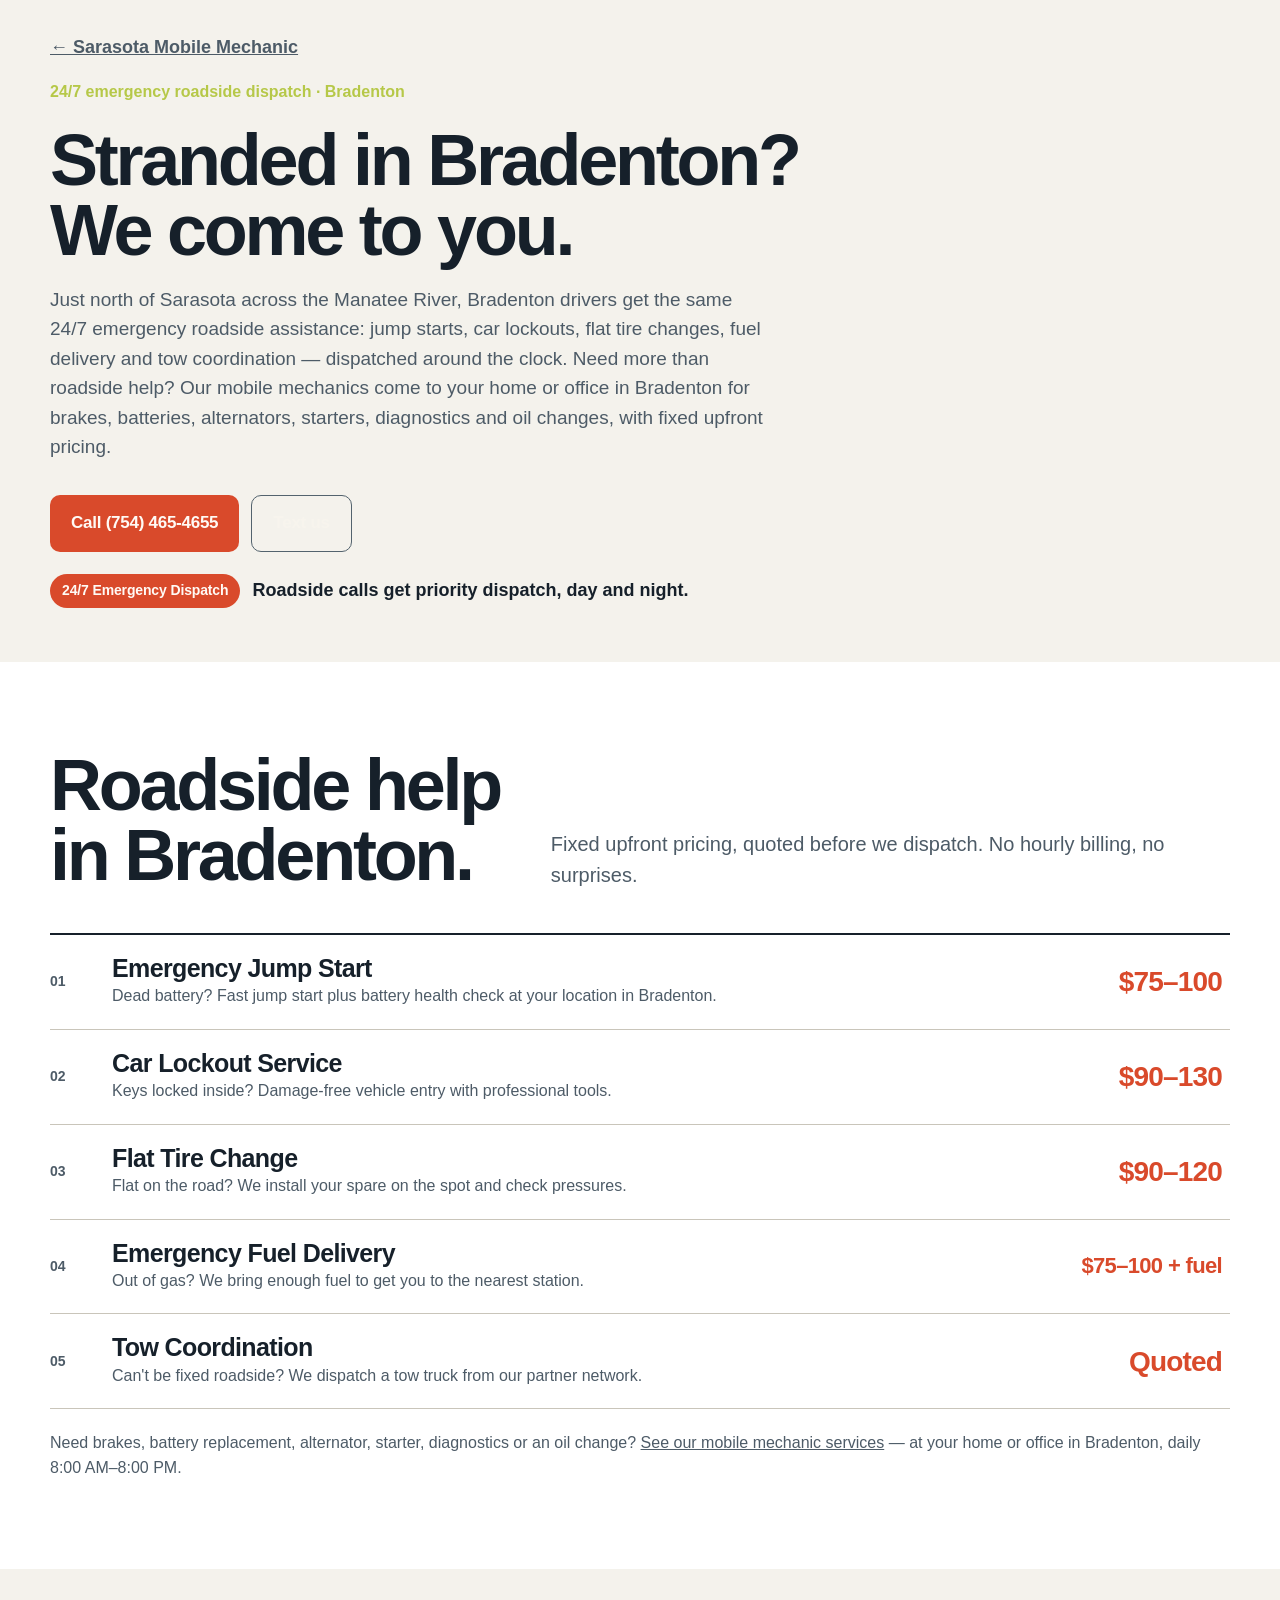
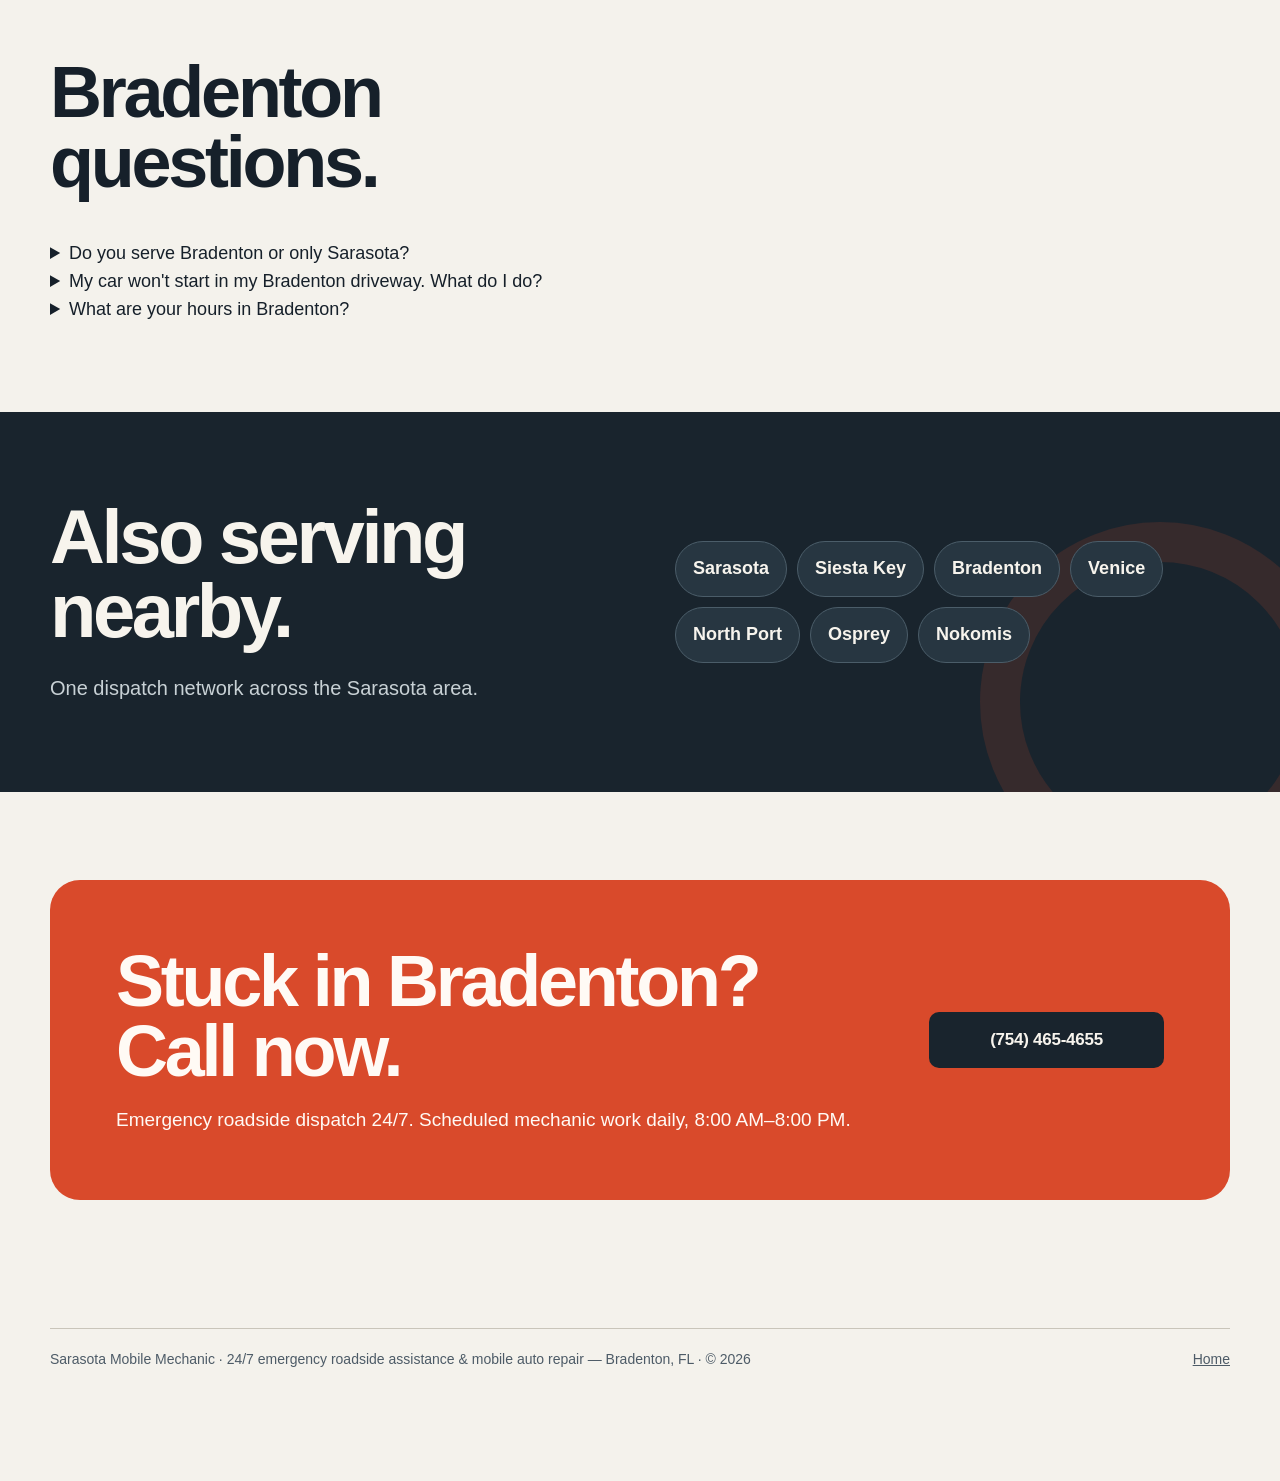
<file: bradenton.html>
<!doctype html>
<html lang="en">
<head>
  <meta charset="utf-8" />
  <meta name="viewport" content="width=device-width, initial-scale=1, viewport-fit=cover" />
  <meta name="description" content="Stranded in Bradenton, FL? 24/7 emergency roadside assistance: jump starts, car lockouts, flat tire changes, fuel delivery. Mobile mechanic repairs at your location. Call (754) 465-4655." />
  <link rel="canonical" href="https://sarasotamobilemechanic.net/bradenton.html" />
  <meta property="og:type" content="website" />
  <meta property="og:title" content="24/7 Emergency Roadside Assistance & Mobile Mechanic in Bradenton, FL" />
  <meta property="og:description" content="Jump starts, lockouts, flat tires, fuel delivery — dispatched 24/7 in Bradenton, FL. Call (754) 465-4655." />
  <title>24/7 Emergency Roadside Assistance & Mobile Mechanic in Bradenton, FL | Sarasota Mobile Mechanic</title>
  <link rel="stylesheet" href="style.css" />
  <script type="application/ld+json">
{
  "@context": "https://schema.org",
  "@type": "AutoRepair",
  "name": "Sarasota Mobile Mechanic",
  "description": "24/7 emergency roadside assistance and mobile auto repair serving Bradenton, FL.",
  "telephone": "+1-754-465-4655",
  "url": "https://sarasotamobilemechanic.net/bradenton.html",
  "priceRange": "$$",
  "address": {
    "@type": "PostalAddress",
    "addressLocality": "Sarasota",
    "addressRegion": "FL",
    "addressCountry": "US"
  },
  "areaServed": {
    "@type": "City",
    "name": "Bradenton"
  },
  "openingHoursSpecification": {
    "@type": "OpeningHoursSpecification",
    "dayOfWeek": [
      "Monday",
      "Tuesday",
      "Wednesday",
      "Thursday",
      "Friday",
      "Saturday",
      "Sunday"
    ],
    "opens": "08:00",
    "closes": "20:00"
  },
  "hasOfferCatalog": [
    {
      "@type": "OfferCatalog",
      "name": "Emergency Roadside Assistance",
      "itemListElement": [
        {
          "@type": "Offer",
          "itemOffered": {
            "@type": "Service",
            "name": "Emergency Jump Start"
          },
          "priceSpecification": {
            "@type": "PriceSpecification",
            "priceCurrency": "USD",
            "minPrice": 75,
            "maxPrice": 100
          }
        },
        {
          "@type": "Offer",
          "itemOffered": {
            "@type": "Service",
            "name": "Car Lockout Service"
          },
          "priceSpecification": {
            "@type": "PriceSpecification",
            "priceCurrency": "USD",
            "minPrice": 90,
            "maxPrice": 130
          }
        },
        {
          "@type": "Offer",
          "itemOffered": {
            "@type": "Service",
            "name": "Flat Tire Change"
          },
          "priceSpecification": {
            "@type": "PriceSpecification",
            "priceCurrency": "USD",
            "minPrice": 90,
            "maxPrice": 120
          }
        },
        {
          "@type": "Offer",
          "itemOffered": {
            "@type": "Service",
            "name": "Emergency Fuel Delivery",
            "description": "Service charge for fuel delivery; the cost of the fuel itself is additional."
          },
          "priceSpecification": {
            "@type": "PriceSpecification",
            "priceCurrency": "USD",
            "minPrice": 75,
            "maxPrice": 100
          }
        },
        {
          "@type": "Offer",
          "itemOffered": {
            "@type": "Service",
            "name": "Tow Coordination",
            "description": "Quoted on the spot before dispatch."
          }
        }
      ]
    },
    {
      "@type": "OfferCatalog",
      "name": "Mobile Mechanic Repairs",
      "itemListElement": [
        {
          "@type": "Offer",
          "itemOffered": {
            "@type": "Service",
            "name": "Battery Replacement"
          },
          "priceSpecification": {
            "@type": "PriceSpecification",
            "priceCurrency": "USD",
            "minPrice": 220,
            "maxPrice": 300
          }
        },
        {
          "@type": "Offer",
          "itemOffered": {
            "@type": "Service",
            "name": "Brake Pad Replacement"
          },
          "priceSpecification": {
            "@type": "PriceSpecification",
            "priceCurrency": "USD",
            "minPrice": 300,
            "maxPrice": 420
          }
        },
        {
          "@type": "Offer",
          "itemOffered": {
            "@type": "Service",
            "name": "Brake Pads & Rotors"
          },
          "priceSpecification": {
            "@type": "PriceSpecification",
            "priceCurrency": "USD",
            "minPrice": 480,
            "maxPrice": 700
          }
        },
        {
          "@type": "Offer",
          "itemOffered": {
            "@type": "Service",
            "name": "Alternator Replacement"
          },
          "priceSpecification": {
            "@type": "PriceSpecification",
            "priceCurrency": "USD",
            "minPrice": 480,
            "maxPrice": 750
          }
        },
        {
          "@type": "Offer",
          "itemOffered": {
            "@type": "Service",
            "name": "Starter Replacement"
          },
          "priceSpecification": {
            "@type": "PriceSpecification",
            "priceCurrency": "USD",
            "minPrice": 400,
            "maxPrice": 650
          }
        },
        {
          "@type": "Offer",
          "itemOffered": {
            "@type": "Service",
            "name": "Check Engine Diagnostics"
          },
          "priceSpecification": {
            "@type": "PriceSpecification",
            "priceCurrency": "USD",
            "minPrice": 90,
            "maxPrice": 130
          }
        },
        {
          "@type": "Offer",
          "itemOffered": {
            "@type": "Service",
            "name": "Mobile Oil Change"
          },
          "priceSpecification": {
            "@type": "PriceSpecification",
            "priceCurrency": "USD",
            "minPrice": 95,
            "maxPrice": 140
          }
        },
        {
          "@type": "Offer",
          "itemOffered": {
            "@type": "Service",
            "name": "Serpentine Belt Replacement"
          },
          "priceSpecification": {
            "@type": "PriceSpecification",
            "priceCurrency": "USD",
            "minPrice": 200,
            "maxPrice": 300
          }
        },
        {
          "@type": "Offer",
          "itemOffered": {
            "@type": "Service",
            "name": "Pre-Purchase Inspection"
          },
          "priceSpecification": {
            "@type": "PriceSpecification",
            "priceCurrency": "USD",
            "minPrice": 130,
            "maxPrice": 180
          }
        }
      ]
    }
  ]
}
  </script>
  <script type="application/ld+json">
  {
  "@context": "https://schema.org",
  "@type": "FAQPage",
  "mainEntity": [
    {
      "@type": "Question",
      "name": "Do you serve Bradenton or only Sarasota?",
      "acceptedAnswer": {
        "@type": "Answer",
        "text": "We fully serve Bradenton \u2014 emergency roadside 24/7 and scheduled mobile mechanic work daily 8:00 AM\u20138:00 PM."
      }
    },
    {
      "@type": "Question",
      "name": "My car won't start in my Bradenton driveway. What do I do?",
      "acceptedAnswer": {
        "@type": "Answer",
        "text": "Call or text us. We'll triage by phone, quote a fixed price, and dispatch a mechanic or roadside tech to you."
      }
    },
    {
      "@type": "Question",
      "name": "What are your hours in Bradenton?",
      "acceptedAnswer": {
        "@type": "Answer",
        "text": "Scheduled mobile mechanic repairs run daily 8:00 AM\u20138:00 PM in Bradenton. Emergency roadside assistance \u2014 jump starts, car lockouts, flat tire changes and fuel delivery \u2014 is dispatched 24/7. Call (754) 465-4655."
      }
    }
  ]
}
  </script>
</head>
<body>
  <main>
    <section class="page-hero" aria-labelledby="city-title">
      <div class="wrap">
        <a class="back" href="index.html">&larr; Sarasota Mobile Mechanic</a>
        <p class="eyebrow">24/7 emergency roadside dispatch · Bradenton</p>
        <h1 id="city-title">Stranded in Bradenton?<br>We come to you.</h1>
        <div class="city-body"><p>Just north of Sarasota across the Manatee River, Bradenton drivers get the same 24/7 emergency roadside assistance: jump starts, car lockouts, flat tire changes, fuel delivery and tow coordination — dispatched around the clock. Need more than roadside help? Our mobile mechanics come to your home or office in Bradenton for brakes, batteries, alternators, starters, diagnostics and oil changes, with fixed upfront pricing.</p></div>
        <div class="hero-actions">
          <a class="btn btn-primary" href="tel:+17544654655">Call (754) 465-4655</a>
          <a class="btn btn-secondary" href="sms:+17544654655">Text us</a>
        </div>
        <p class="priority-note"><span class="dispatch-badge">24/7 Emergency Dispatch</span>
        <span class="priority-note-text">Roadside calls get priority dispatch, day and night.</span></p>
      </div>
    </section>
    <section class="services" aria-labelledby="rs-title">
      <div class="wrap">
        <div class="section-head"><h2 id="rs-title">Roadside help<br>in Bradenton.</h2>
        <p class="section-intro">Fixed upfront pricing, quoted before we dispatch. No hourly billing, no surprises.</p></div>
        <div class="service-list">
          <div class="service-row"><span class="service-index">01</span><div><h3 class="service-name">Emergency Jump Start</h3><p class="service-description">Dead battery? Fast jump start plus battery health check at your location in Bradenton.</p></div><span class="service-price">$75–100</span></div>
          <div class="service-row"><span class="service-index">02</span><div><h3 class="service-name">Car Lockout Service</h3><p class="service-description">Keys locked inside? Damage-free vehicle entry with professional tools.</p></div><span class="service-price">$90–130</span></div>
          <div class="service-row"><span class="service-index">03</span><div><h3 class="service-name">Flat Tire Change</h3><p class="service-description">Flat on the road? We install your spare on the spot and check pressures.</p></div><span class="service-price">$90–120</span></div>
          <div class="service-row"><span class="service-index">04</span><div><h3 class="service-name">Emergency Fuel Delivery</h3><p class="service-description">Out of gas? We bring enough fuel to get you to the nearest station.</p></div><span class="service-price long">$75–100 + fuel</span></div>
          <div class="service-row"><span class="service-index">05</span><div><h3 class="service-name">Tow Coordination</h3><p class="service-description">Can't be fixed roadside? We dispatch a tow truck from our partner network.</p></div><span class="service-price">Quoted</span></div>
        </div>
        <p class="quote-note">Need brakes, battery replacement, alternator, starter, diagnostics or an oil change? <a href="index.html">See our mobile mechanic services</a> — at your home or office in Bradenton, daily 8:00 AM–8:00 PM.</p>
      </div>
    </section>
    <section aria-labelledby="faq-title">
      <div class="wrap">
        <div class="section-head"><h2 id="faq-title">Bradenton<br>questions.</h2></div>
        <div class="faq-list">
        <details class="faq-item"><summary>Do you serve Bradenton or only Sarasota?</summary><p>We fully serve Bradenton — emergency roadside 24/7 and scheduled mobile mechanic work daily 8:00 AM–8:00 PM.</p></details>
        <details class="faq-item"><summary>My car won't start in my Bradenton driveway. What do I do?</summary><p>Call or text us. We'll triage by phone, quote a fixed price, and dispatch a mechanic or roadside tech to you.</p></details>
        <details class="faq-item"><summary>What are your hours in Bradenton?</summary><p>Scheduled mobile mechanic repairs run daily 8:00 AM–8:00 PM in Bradenton. Emergency roadside assistance — jump starts, car lockouts, flat tire changes and fuel delivery — is dispatched 24/7. Call (754) 465-4655.</p></details>
        </div>
      </div>
    </section>
    <section class="coverage" aria-labelledby="cov-title">
      <div class="wrap coverage-grid">
        <div><h2 id="cov-title">Also serving<br>nearby.</h2><p>One dispatch network across the Sarasota area.</p></div>
        <div class="area-list"><a class="area" href="index.html">Sarasota</a> <a class="area" href="siesta-key.html">Siesta Key</a> <span class="area">Bradenton</span> <a class="area" href="venice.html">Venice</a> <a class="area" href="north-port.html">North Port</a> <a class="area" href="osprey.html">Osprey</a> <a class="area" href="nokomis.html">Nokomis</a></div>
      </div>
    </section>
    <section class="contact" aria-labelledby="ct-title">
      <div class="wrap"><div class="contact-card">
        <div><h2 id="ct-title">Stuck in Bradenton? Call now.</h2><p>Emergency roadside dispatch 24/7. Scheduled mechanic work daily, 8:00 AM–8:00 PM.</p></div>
        <a class="btn" href="tel:+17544654655">(754) 465-4655</a>
      </div></div>
    </section>
  </main>
  <footer><div class="wrap footer-row"><span>Sarasota Mobile Mechanic · 24/7 emergency roadside assistance &amp; mobile auto repair — Bradenton, FL · © 2026</span><a href="index.html">Home</a></div></footer>
  <div class="mobile-bar"><a class="btn btn-primary" href="tel:+17544654655">Call now</a><a class="btn text-btn" href="sms:+17544654655">Text us</a></div>
</body>
</html>
</file>
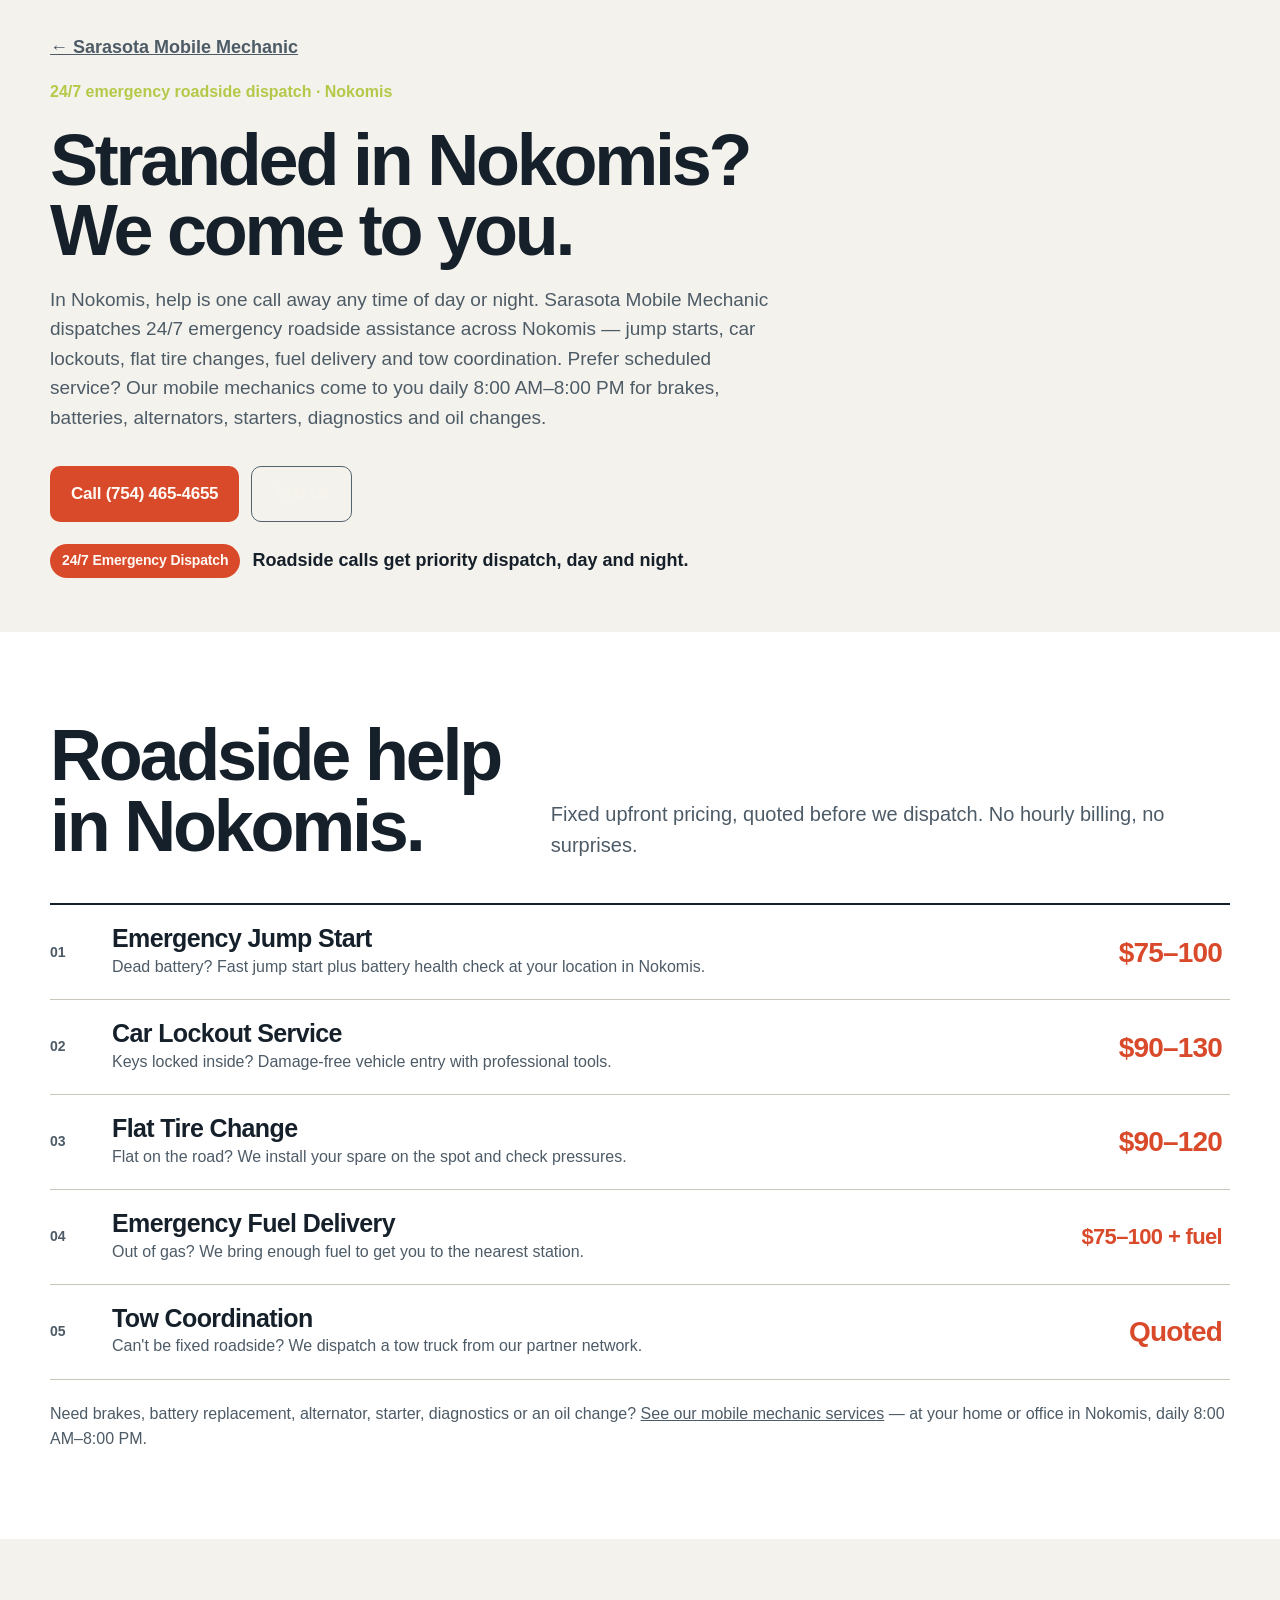
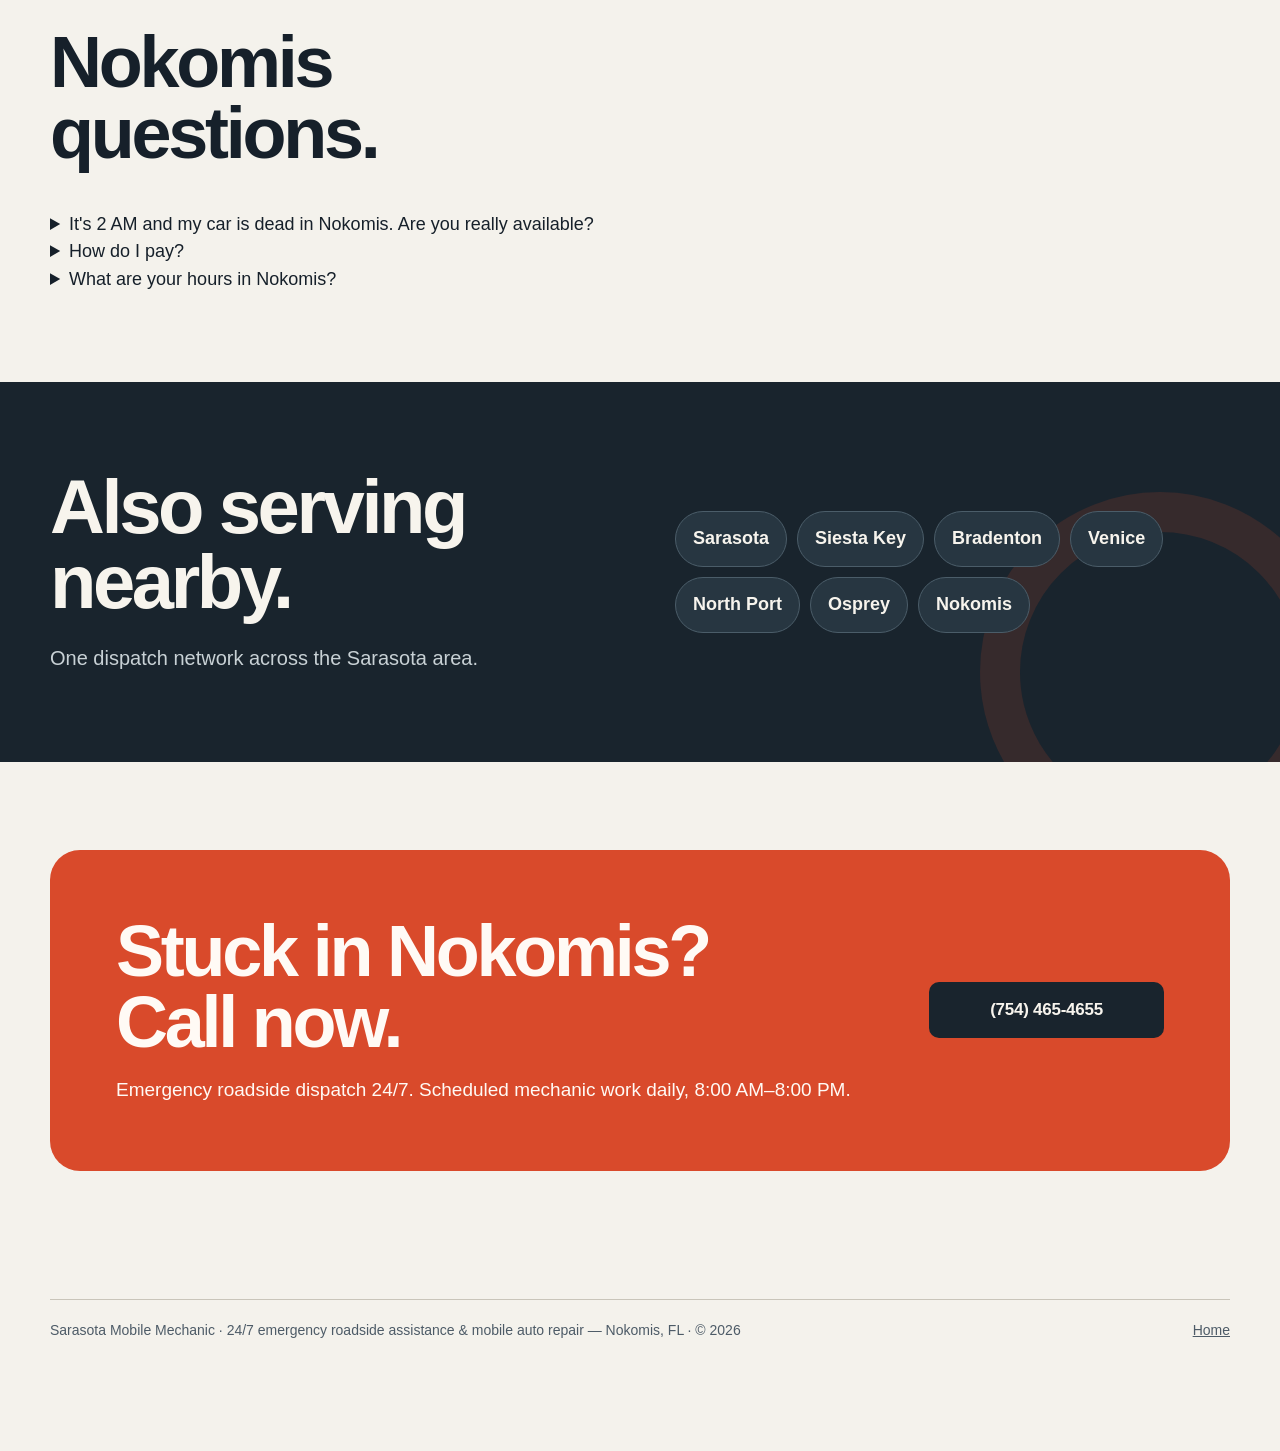
<file: nokomis.html>
<!doctype html>
<html lang="en">
<head>
  <meta charset="utf-8" />
  <meta name="viewport" content="width=device-width, initial-scale=1, viewport-fit=cover" />
  <meta name="description" content="Stranded in Nokomis, FL? 24/7 emergency roadside assistance: jump starts, car lockouts, flat tire changes, fuel delivery. Mobile mechanic repairs at your location. Call (754) 465-4655." />
  <link rel="canonical" href="https://sarasotamobilemechanic.net/nokomis.html" />
  <meta property="og:type" content="website" />
  <meta property="og:title" content="24/7 Emergency Roadside Assistance & Mobile Mechanic in Nokomis, FL" />
  <meta property="og:description" content="Jump starts, lockouts, flat tires, fuel delivery — dispatched 24/7 in Nokomis, FL. Call (754) 465-4655." />
  <title>24/7 Emergency Roadside Assistance & Mobile Mechanic in Nokomis, FL | Sarasota Mobile Mechanic</title>
  <link rel="stylesheet" href="style.css" />
  <script type="application/ld+json">
{
  "@context": "https://schema.org",
  "@type": "AutoRepair",
  "name": "Sarasota Mobile Mechanic",
  "description": "24/7 emergency roadside assistance and mobile auto repair serving Nokomis, FL.",
  "telephone": "+1-754-465-4655",
  "url": "https://sarasotamobilemechanic.net/nokomis.html",
  "priceRange": "$$",
  "address": {
    "@type": "PostalAddress",
    "addressLocality": "Sarasota",
    "addressRegion": "FL",
    "addressCountry": "US"
  },
  "areaServed": {
    "@type": "City",
    "name": "Nokomis"
  },
  "openingHoursSpecification": {
    "@type": "OpeningHoursSpecification",
    "dayOfWeek": [
      "Monday",
      "Tuesday",
      "Wednesday",
      "Thursday",
      "Friday",
      "Saturday",
      "Sunday"
    ],
    "opens": "08:00",
    "closes": "20:00"
  },
  "hasOfferCatalog": [
    {
      "@type": "OfferCatalog",
      "name": "Emergency Roadside Assistance",
      "itemListElement": [
        {
          "@type": "Offer",
          "itemOffered": {
            "@type": "Service",
            "name": "Emergency Jump Start"
          },
          "priceSpecification": {
            "@type": "PriceSpecification",
            "priceCurrency": "USD",
            "minPrice": 75,
            "maxPrice": 100
          }
        },
        {
          "@type": "Offer",
          "itemOffered": {
            "@type": "Service",
            "name": "Car Lockout Service"
          },
          "priceSpecification": {
            "@type": "PriceSpecification",
            "priceCurrency": "USD",
            "minPrice": 90,
            "maxPrice": 130
          }
        },
        {
          "@type": "Offer",
          "itemOffered": {
            "@type": "Service",
            "name": "Flat Tire Change"
          },
          "priceSpecification": {
            "@type": "PriceSpecification",
            "priceCurrency": "USD",
            "minPrice": 90,
            "maxPrice": 120
          }
        },
        {
          "@type": "Offer",
          "itemOffered": {
            "@type": "Service",
            "name": "Emergency Fuel Delivery",
            "description": "Service charge for fuel delivery; the cost of the fuel itself is additional."
          },
          "priceSpecification": {
            "@type": "PriceSpecification",
            "priceCurrency": "USD",
            "minPrice": 75,
            "maxPrice": 100
          }
        },
        {
          "@type": "Offer",
          "itemOffered": {
            "@type": "Service",
            "name": "Tow Coordination",
            "description": "Quoted on the spot before dispatch."
          }
        }
      ]
    },
    {
      "@type": "OfferCatalog",
      "name": "Mobile Mechanic Repairs",
      "itemListElement": [
        {
          "@type": "Offer",
          "itemOffered": {
            "@type": "Service",
            "name": "Battery Replacement"
          },
          "priceSpecification": {
            "@type": "PriceSpecification",
            "priceCurrency": "USD",
            "minPrice": 220,
            "maxPrice": 300
          }
        },
        {
          "@type": "Offer",
          "itemOffered": {
            "@type": "Service",
            "name": "Brake Pad Replacement"
          },
          "priceSpecification": {
            "@type": "PriceSpecification",
            "priceCurrency": "USD",
            "minPrice": 300,
            "maxPrice": 420
          }
        },
        {
          "@type": "Offer",
          "itemOffered": {
            "@type": "Service",
            "name": "Brake Pads & Rotors"
          },
          "priceSpecification": {
            "@type": "PriceSpecification",
            "priceCurrency": "USD",
            "minPrice": 480,
            "maxPrice": 700
          }
        },
        {
          "@type": "Offer",
          "itemOffered": {
            "@type": "Service",
            "name": "Alternator Replacement"
          },
          "priceSpecification": {
            "@type": "PriceSpecification",
            "priceCurrency": "USD",
            "minPrice": 480,
            "maxPrice": 750
          }
        },
        {
          "@type": "Offer",
          "itemOffered": {
            "@type": "Service",
            "name": "Starter Replacement"
          },
          "priceSpecification": {
            "@type": "PriceSpecification",
            "priceCurrency": "USD",
            "minPrice": 400,
            "maxPrice": 650
          }
        },
        {
          "@type": "Offer",
          "itemOffered": {
            "@type": "Service",
            "name": "Check Engine Diagnostics"
          },
          "priceSpecification": {
            "@type": "PriceSpecification",
            "priceCurrency": "USD",
            "minPrice": 90,
            "maxPrice": 130
          }
        },
        {
          "@type": "Offer",
          "itemOffered": {
            "@type": "Service",
            "name": "Mobile Oil Change"
          },
          "priceSpecification": {
            "@type": "PriceSpecification",
            "priceCurrency": "USD",
            "minPrice": 95,
            "maxPrice": 140
          }
        },
        {
          "@type": "Offer",
          "itemOffered": {
            "@type": "Service",
            "name": "Serpentine Belt Replacement"
          },
          "priceSpecification": {
            "@type": "PriceSpecification",
            "priceCurrency": "USD",
            "minPrice": 200,
            "maxPrice": 300
          }
        },
        {
          "@type": "Offer",
          "itemOffered": {
            "@type": "Service",
            "name": "Pre-Purchase Inspection"
          },
          "priceSpecification": {
            "@type": "PriceSpecification",
            "priceCurrency": "USD",
            "minPrice": 130,
            "maxPrice": 180
          }
        }
      ]
    }
  ]
}
  </script>
  <script type="application/ld+json">
  {
  "@context": "https://schema.org",
  "@type": "FAQPage",
  "mainEntity": [
    {
      "@type": "Question",
      "name": "It's 2 AM and my car is dead in Nokomis. Are you really available?",
      "acceptedAnswer": {
        "@type": "Answer",
        "text": "Yes \u2014 emergency roadside dispatch runs 24/7. Call now and we'll roll."
      }
    },
    {
      "@type": "Question",
      "name": "How do I pay?",
      "acceptedAnswer": {
        "@type": "Answer",
        "text": "Card, tap-to-pay or payment link after the job is done. No payment until you're satisfied."
      }
    },
    {
      "@type": "Question",
      "name": "What are your hours in Nokomis?",
      "acceptedAnswer": {
        "@type": "Answer",
        "text": "Scheduled mobile mechanic repairs run daily 8:00 AM\u20138:00 PM in Nokomis. Emergency roadside assistance \u2014 jump starts, car lockouts, flat tire changes and fuel delivery \u2014 is dispatched 24/7. Call (754) 465-4655."
      }
    }
  ]
}
  </script>
</head>
<body>
  <main>
    <section class="page-hero" aria-labelledby="city-title">
      <div class="wrap">
        <a class="back" href="index.html">&larr; Sarasota Mobile Mechanic</a>
        <p class="eyebrow">24/7 emergency roadside dispatch · Nokomis</p>
        <h1 id="city-title">Stranded in Nokomis?<br>We come to you.</h1>
        <div class="city-body"><p>In Nokomis, help is one call away any time of day or night. Sarasota Mobile Mechanic dispatches 24/7 emergency roadside assistance across Nokomis — jump starts, car lockouts, flat tire changes, fuel delivery and tow coordination. Prefer scheduled service? Our mobile mechanics come to you daily 8:00 AM–8:00 PM for brakes, batteries, alternators, starters, diagnostics and oil changes.</p></div>
        <div class="hero-actions">
          <a class="btn btn-primary" href="tel:+17544654655">Call (754) 465-4655</a>
          <a class="btn btn-secondary" href="sms:+17544654655">Text us</a>
        </div>
        <p class="priority-note"><span class="dispatch-badge">24/7 Emergency Dispatch</span>
        <span class="priority-note-text">Roadside calls get priority dispatch, day and night.</span></p>
      </div>
    </section>
    <section class="services" aria-labelledby="rs-title">
      <div class="wrap">
        <div class="section-head"><h2 id="rs-title">Roadside help<br>in Nokomis.</h2>
        <p class="section-intro">Fixed upfront pricing, quoted before we dispatch. No hourly billing, no surprises.</p></div>
        <div class="service-list">
          <div class="service-row"><span class="service-index">01</span><div><h3 class="service-name">Emergency Jump Start</h3><p class="service-description">Dead battery? Fast jump start plus battery health check at your location in Nokomis.</p></div><span class="service-price">$75–100</span></div>
          <div class="service-row"><span class="service-index">02</span><div><h3 class="service-name">Car Lockout Service</h3><p class="service-description">Keys locked inside? Damage-free vehicle entry with professional tools.</p></div><span class="service-price">$90–130</span></div>
          <div class="service-row"><span class="service-index">03</span><div><h3 class="service-name">Flat Tire Change</h3><p class="service-description">Flat on the road? We install your spare on the spot and check pressures.</p></div><span class="service-price">$90–120</span></div>
          <div class="service-row"><span class="service-index">04</span><div><h3 class="service-name">Emergency Fuel Delivery</h3><p class="service-description">Out of gas? We bring enough fuel to get you to the nearest station.</p></div><span class="service-price long">$75–100 + fuel</span></div>
          <div class="service-row"><span class="service-index">05</span><div><h3 class="service-name">Tow Coordination</h3><p class="service-description">Can't be fixed roadside? We dispatch a tow truck from our partner network.</p></div><span class="service-price">Quoted</span></div>
        </div>
        <p class="quote-note">Need brakes, battery replacement, alternator, starter, diagnostics or an oil change? <a href="index.html">See our mobile mechanic services</a> — at your home or office in Nokomis, daily 8:00 AM–8:00 PM.</p>
      </div>
    </section>
    <section aria-labelledby="faq-title">
      <div class="wrap">
        <div class="section-head"><h2 id="faq-title">Nokomis<br>questions.</h2></div>
        <div class="faq-list">
        <details class="faq-item"><summary>It's 2 AM and my car is dead in Nokomis. Are you really available?</summary><p>Yes — emergency roadside dispatch runs 24/7. Call now and we'll roll.</p></details>
        <details class="faq-item"><summary>How do I pay?</summary><p>Card, tap-to-pay or payment link after the job is done. No payment until you're satisfied.</p></details>
        <details class="faq-item"><summary>What are your hours in Nokomis?</summary><p>Scheduled mobile mechanic repairs run daily 8:00 AM–8:00 PM in Nokomis. Emergency roadside assistance — jump starts, car lockouts, flat tire changes and fuel delivery — is dispatched 24/7. Call (754) 465-4655.</p></details>
        </div>
      </div>
    </section>
    <section class="coverage" aria-labelledby="cov-title">
      <div class="wrap coverage-grid">
        <div><h2 id="cov-title">Also serving<br>nearby.</h2><p>One dispatch network across the Sarasota area.</p></div>
        <div class="area-list"><a class="area" href="index.html">Sarasota</a> <a class="area" href="siesta-key.html">Siesta Key</a> <a class="area" href="bradenton.html">Bradenton</a> <a class="area" href="venice.html">Venice</a> <a class="area" href="north-port.html">North Port</a> <a class="area" href="osprey.html">Osprey</a> <span class="area">Nokomis</span></div>
      </div>
    </section>
    <section class="contact" aria-labelledby="ct-title">
      <div class="wrap"><div class="contact-card">
        <div><h2 id="ct-title">Stuck in Nokomis? Call now.</h2><p>Emergency roadside dispatch 24/7. Scheduled mechanic work daily, 8:00 AM–8:00 PM.</p></div>
        <a class="btn" href="tel:+17544654655">(754) 465-4655</a>
      </div></div>
    </section>
  </main>
  <footer><div class="wrap footer-row"><span>Sarasota Mobile Mechanic · 24/7 emergency roadside assistance &amp; mobile auto repair — Nokomis, FL · © 2026</span><a href="index.html">Home</a></div></footer>
  <div class="mobile-bar"><a class="btn btn-primary" href="tel:+17544654655">Call now</a><a class="btn text-btn" href="sms:+17544654655">Text us</a></div>
</body>
</html>
</file>
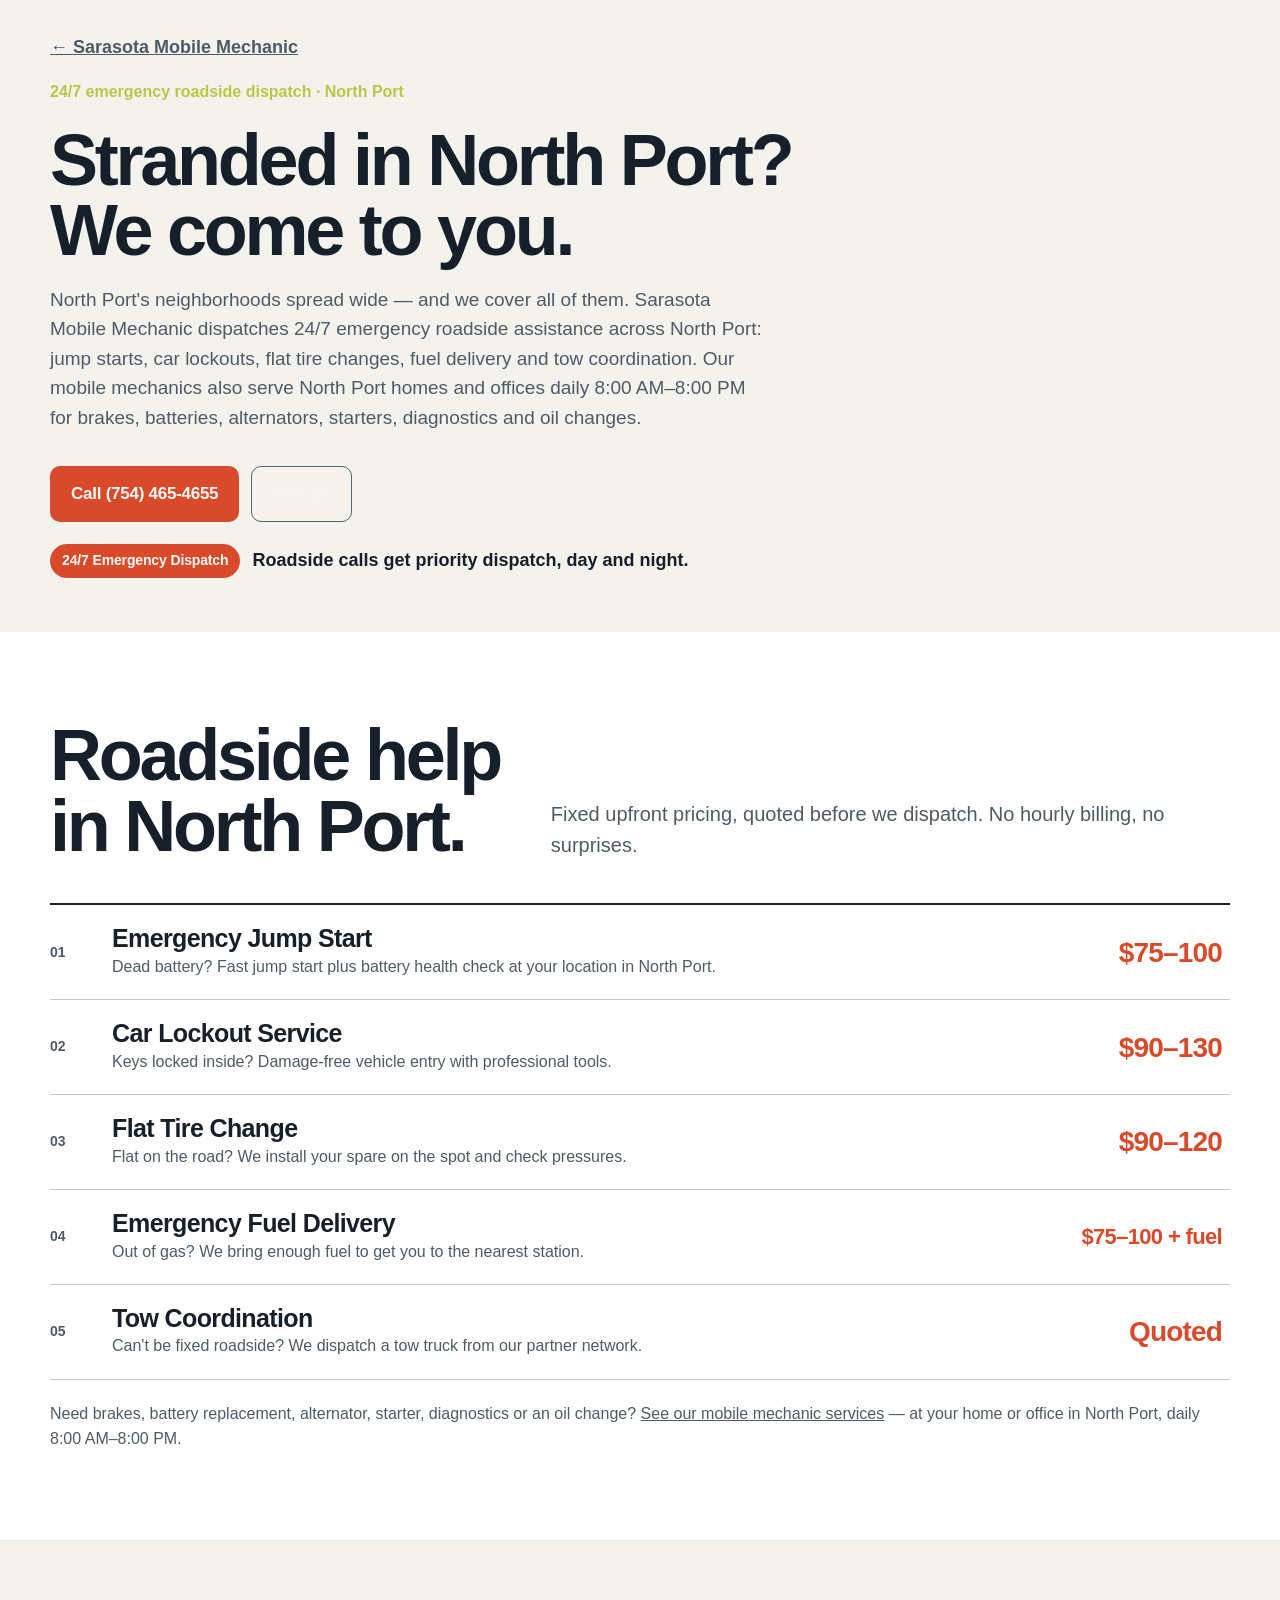
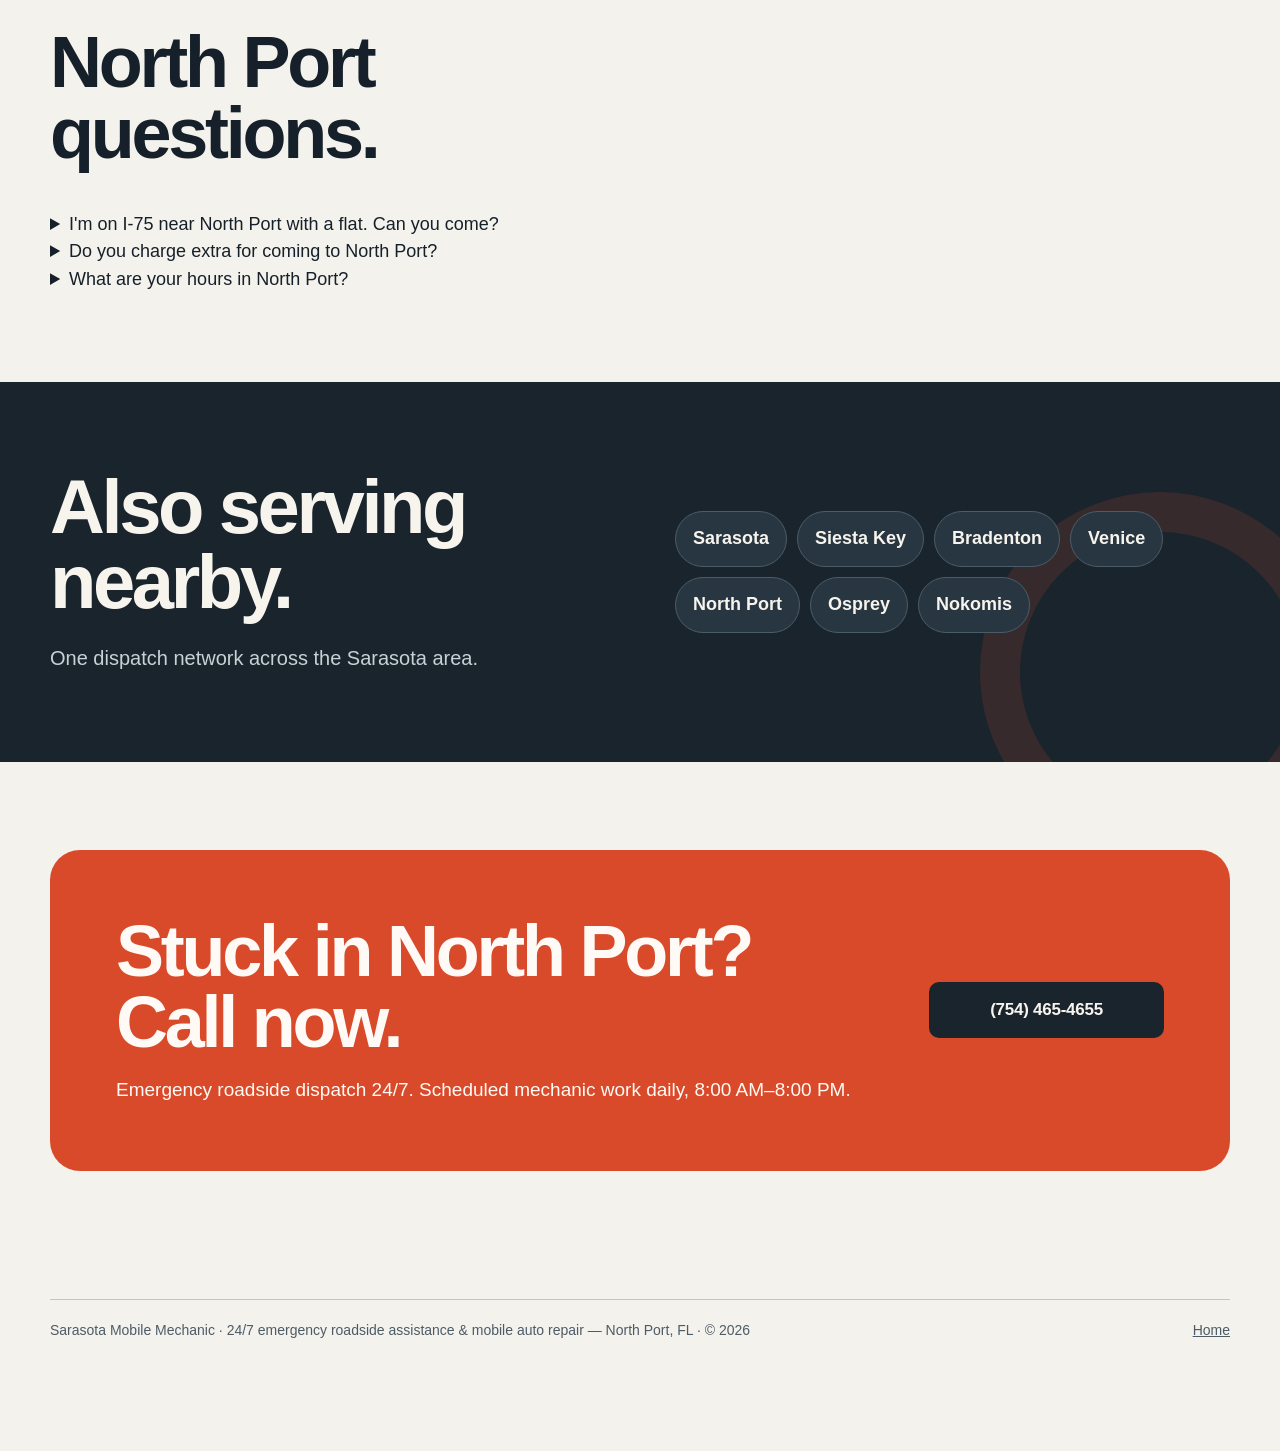
<file: north-port.html>
<!doctype html>
<html lang="en">
<head>
  <meta charset="utf-8" />
  <meta name="viewport" content="width=device-width, initial-scale=1, viewport-fit=cover" />
  <meta name="description" content="Stranded in North Port, FL? 24/7 emergency roadside assistance: jump starts, car lockouts, flat tire changes, fuel delivery. Mobile mechanic repairs at your location. Call (754) 465-4655." />
  <link rel="canonical" href="https://sarasotamobilemechanic.net/north-port.html" />
  <meta property="og:type" content="website" />
  <meta property="og:title" content="24/7 Emergency Roadside Assistance & Mobile Mechanic in North Port, FL" />
  <meta property="og:description" content="Jump starts, lockouts, flat tires, fuel delivery — dispatched 24/7 in North Port, FL. Call (754) 465-4655." />
  <title>24/7 Emergency Roadside Assistance & Mobile Mechanic in North Port, FL | Sarasota Mobile Mechanic</title>
  <link rel="stylesheet" href="style.css" />
  <script type="application/ld+json">
{
  "@context": "https://schema.org",
  "@type": "AutoRepair",
  "name": "Sarasota Mobile Mechanic",
  "description": "24/7 emergency roadside assistance and mobile auto repair serving North Port, FL.",
  "telephone": "+1-754-465-4655",
  "url": "https://sarasotamobilemechanic.net/north-port.html",
  "priceRange": "$$",
  "address": {
    "@type": "PostalAddress",
    "addressLocality": "Sarasota",
    "addressRegion": "FL",
    "addressCountry": "US"
  },
  "areaServed": {
    "@type": "City",
    "name": "North Port"
  },
  "openingHoursSpecification": {
    "@type": "OpeningHoursSpecification",
    "dayOfWeek": [
      "Monday",
      "Tuesday",
      "Wednesday",
      "Thursday",
      "Friday",
      "Saturday",
      "Sunday"
    ],
    "opens": "08:00",
    "closes": "20:00"
  },
  "hasOfferCatalog": [
    {
      "@type": "OfferCatalog",
      "name": "Emergency Roadside Assistance",
      "itemListElement": [
        {
          "@type": "Offer",
          "itemOffered": {
            "@type": "Service",
            "name": "Emergency Jump Start"
          },
          "priceSpecification": {
            "@type": "PriceSpecification",
            "priceCurrency": "USD",
            "minPrice": 75,
            "maxPrice": 100
          }
        },
        {
          "@type": "Offer",
          "itemOffered": {
            "@type": "Service",
            "name": "Car Lockout Service"
          },
          "priceSpecification": {
            "@type": "PriceSpecification",
            "priceCurrency": "USD",
            "minPrice": 90,
            "maxPrice": 130
          }
        },
        {
          "@type": "Offer",
          "itemOffered": {
            "@type": "Service",
            "name": "Flat Tire Change"
          },
          "priceSpecification": {
            "@type": "PriceSpecification",
            "priceCurrency": "USD",
            "minPrice": 90,
            "maxPrice": 120
          }
        },
        {
          "@type": "Offer",
          "itemOffered": {
            "@type": "Service",
            "name": "Emergency Fuel Delivery",
            "description": "Service charge for fuel delivery; the cost of the fuel itself is additional."
          },
          "priceSpecification": {
            "@type": "PriceSpecification",
            "priceCurrency": "USD",
            "minPrice": 75,
            "maxPrice": 100
          }
        },
        {
          "@type": "Offer",
          "itemOffered": {
            "@type": "Service",
            "name": "Tow Coordination",
            "description": "Quoted on the spot before dispatch."
          }
        }
      ]
    },
    {
      "@type": "OfferCatalog",
      "name": "Mobile Mechanic Repairs",
      "itemListElement": [
        {
          "@type": "Offer",
          "itemOffered": {
            "@type": "Service",
            "name": "Battery Replacement"
          },
          "priceSpecification": {
            "@type": "PriceSpecification",
            "priceCurrency": "USD",
            "minPrice": 220,
            "maxPrice": 300
          }
        },
        {
          "@type": "Offer",
          "itemOffered": {
            "@type": "Service",
            "name": "Brake Pad Replacement"
          },
          "priceSpecification": {
            "@type": "PriceSpecification",
            "priceCurrency": "USD",
            "minPrice": 300,
            "maxPrice": 420
          }
        },
        {
          "@type": "Offer",
          "itemOffered": {
            "@type": "Service",
            "name": "Brake Pads & Rotors"
          },
          "priceSpecification": {
            "@type": "PriceSpecification",
            "priceCurrency": "USD",
            "minPrice": 480,
            "maxPrice": 700
          }
        },
        {
          "@type": "Offer",
          "itemOffered": {
            "@type": "Service",
            "name": "Alternator Replacement"
          },
          "priceSpecification": {
            "@type": "PriceSpecification",
            "priceCurrency": "USD",
            "minPrice": 480,
            "maxPrice": 750
          }
        },
        {
          "@type": "Offer",
          "itemOffered": {
            "@type": "Service",
            "name": "Starter Replacement"
          },
          "priceSpecification": {
            "@type": "PriceSpecification",
            "priceCurrency": "USD",
            "minPrice": 400,
            "maxPrice": 650
          }
        },
        {
          "@type": "Offer",
          "itemOffered": {
            "@type": "Service",
            "name": "Check Engine Diagnostics"
          },
          "priceSpecification": {
            "@type": "PriceSpecification",
            "priceCurrency": "USD",
            "minPrice": 90,
            "maxPrice": 130
          }
        },
        {
          "@type": "Offer",
          "itemOffered": {
            "@type": "Service",
            "name": "Mobile Oil Change"
          },
          "priceSpecification": {
            "@type": "PriceSpecification",
            "priceCurrency": "USD",
            "minPrice": 95,
            "maxPrice": 140
          }
        },
        {
          "@type": "Offer",
          "itemOffered": {
            "@type": "Service",
            "name": "Serpentine Belt Replacement"
          },
          "priceSpecification": {
            "@type": "PriceSpecification",
            "priceCurrency": "USD",
            "minPrice": 200,
            "maxPrice": 300
          }
        },
        {
          "@type": "Offer",
          "itemOffered": {
            "@type": "Service",
            "name": "Pre-Purchase Inspection"
          },
          "priceSpecification": {
            "@type": "PriceSpecification",
            "priceCurrency": "USD",
            "minPrice": 130,
            "maxPrice": 180
          }
        }
      ]
    }
  ]
}
  </script>
  <script type="application/ld+json">
  {
  "@context": "https://schema.org",
  "@type": "FAQPage",
  "mainEntity": [
    {
      "@type": "Question",
      "name": "I'm on I-75 near North Port with a flat. Can you come?",
      "acceptedAnswer": {
        "@type": "Answer",
        "text": "Yes \u2014 call now. We'll dispatch roadside help to your location and install your spare on the spot."
      }
    },
    {
      "@type": "Question",
      "name": "Do you charge extra for coming to North Port?",
      "acceptedAnswer": {
        "@type": "Answer",
        "text": "No trip surcharges inside our service area. Your quote is fixed upfront."
      }
    },
    {
      "@type": "Question",
      "name": "What are your hours in North Port?",
      "acceptedAnswer": {
        "@type": "Answer",
        "text": "Scheduled mobile mechanic repairs run daily 8:00 AM\u20138:00 PM in North Port. Emergency roadside assistance \u2014 jump starts, car lockouts, flat tire changes and fuel delivery \u2014 is dispatched 24/7. Call (754) 465-4655."
      }
    }
  ]
}
  </script>
</head>
<body>
  <main>
    <section class="page-hero" aria-labelledby="city-title">
      <div class="wrap">
        <a class="back" href="index.html">&larr; Sarasota Mobile Mechanic</a>
        <p class="eyebrow">24/7 emergency roadside dispatch · North Port</p>
        <h1 id="city-title">Stranded in North Port?<br>We come to you.</h1>
        <div class="city-body"><p>North Port's neighborhoods spread wide — and we cover all of them. Sarasota Mobile Mechanic dispatches 24/7 emergency roadside assistance across North Port: jump starts, car lockouts, flat tire changes, fuel delivery and tow coordination. Our mobile mechanics also serve North Port homes and offices daily 8:00 AM–8:00 PM for brakes, batteries, alternators, starters, diagnostics and oil changes.</p></div>
        <div class="hero-actions">
          <a class="btn btn-primary" href="tel:+17544654655">Call (754) 465-4655</a>
          <a class="btn btn-secondary" href="sms:+17544654655">Text us</a>
        </div>
        <p class="priority-note"><span class="dispatch-badge">24/7 Emergency Dispatch</span>
        <span class="priority-note-text">Roadside calls get priority dispatch, day and night.</span></p>
      </div>
    </section>
    <section class="services" aria-labelledby="rs-title">
      <div class="wrap">
        <div class="section-head"><h2 id="rs-title">Roadside help<br>in North Port.</h2>
        <p class="section-intro">Fixed upfront pricing, quoted before we dispatch. No hourly billing, no surprises.</p></div>
        <div class="service-list">
          <div class="service-row"><span class="service-index">01</span><div><h3 class="service-name">Emergency Jump Start</h3><p class="service-description">Dead battery? Fast jump start plus battery health check at your location in North Port.</p></div><span class="service-price">$75–100</span></div>
          <div class="service-row"><span class="service-index">02</span><div><h3 class="service-name">Car Lockout Service</h3><p class="service-description">Keys locked inside? Damage-free vehicle entry with professional tools.</p></div><span class="service-price">$90–130</span></div>
          <div class="service-row"><span class="service-index">03</span><div><h3 class="service-name">Flat Tire Change</h3><p class="service-description">Flat on the road? We install your spare on the spot and check pressures.</p></div><span class="service-price">$90–120</span></div>
          <div class="service-row"><span class="service-index">04</span><div><h3 class="service-name">Emergency Fuel Delivery</h3><p class="service-description">Out of gas? We bring enough fuel to get you to the nearest station.</p></div><span class="service-price long">$75–100 + fuel</span></div>
          <div class="service-row"><span class="service-index">05</span><div><h3 class="service-name">Tow Coordination</h3><p class="service-description">Can't be fixed roadside? We dispatch a tow truck from our partner network.</p></div><span class="service-price">Quoted</span></div>
        </div>
        <p class="quote-note">Need brakes, battery replacement, alternator, starter, diagnostics or an oil change? <a href="index.html">See our mobile mechanic services</a> — at your home or office in North Port, daily 8:00 AM–8:00 PM.</p>
      </div>
    </section>
    <section aria-labelledby="faq-title">
      <div class="wrap">
        <div class="section-head"><h2 id="faq-title">North Port<br>questions.</h2></div>
        <div class="faq-list">
        <details class="faq-item"><summary>I'm on I-75 near North Port with a flat. Can you come?</summary><p>Yes — call now. We'll dispatch roadside help to your location and install your spare on the spot.</p></details>
        <details class="faq-item"><summary>Do you charge extra for coming to North Port?</summary><p>No trip surcharges inside our service area. Your quote is fixed upfront.</p></details>
        <details class="faq-item"><summary>What are your hours in North Port?</summary><p>Scheduled mobile mechanic repairs run daily 8:00 AM–8:00 PM in North Port. Emergency roadside assistance — jump starts, car lockouts, flat tire changes and fuel delivery — is dispatched 24/7. Call (754) 465-4655.</p></details>
        </div>
      </div>
    </section>
    <section class="coverage" aria-labelledby="cov-title">
      <div class="wrap coverage-grid">
        <div><h2 id="cov-title">Also serving<br>nearby.</h2><p>One dispatch network across the Sarasota area.</p></div>
        <div class="area-list"><a class="area" href="index.html">Sarasota</a> <a class="area" href="siesta-key.html">Siesta Key</a> <a class="area" href="bradenton.html">Bradenton</a> <a class="area" href="venice.html">Venice</a> <span class="area">North Port</span> <a class="area" href="osprey.html">Osprey</a> <a class="area" href="nokomis.html">Nokomis</a></div>
      </div>
    </section>
    <section class="contact" aria-labelledby="ct-title">
      <div class="wrap"><div class="contact-card">
        <div><h2 id="ct-title">Stuck in North Port? Call now.</h2><p>Emergency roadside dispatch 24/7. Scheduled mechanic work daily, 8:00 AM–8:00 PM.</p></div>
        <a class="btn" href="tel:+17544654655">(754) 465-4655</a>
      </div></div>
    </section>
  </main>
  <footer><div class="wrap footer-row"><span>Sarasota Mobile Mechanic · 24/7 emergency roadside assistance &amp; mobile auto repair — North Port, FL · © 2026</span><a href="index.html">Home</a></div></footer>
  <div class="mobile-bar"><a class="btn btn-primary" href="tel:+17544654655">Call now</a><a class="btn text-btn" href="sms:+17544654655">Text us</a></div>
</body>
</html>
</file>
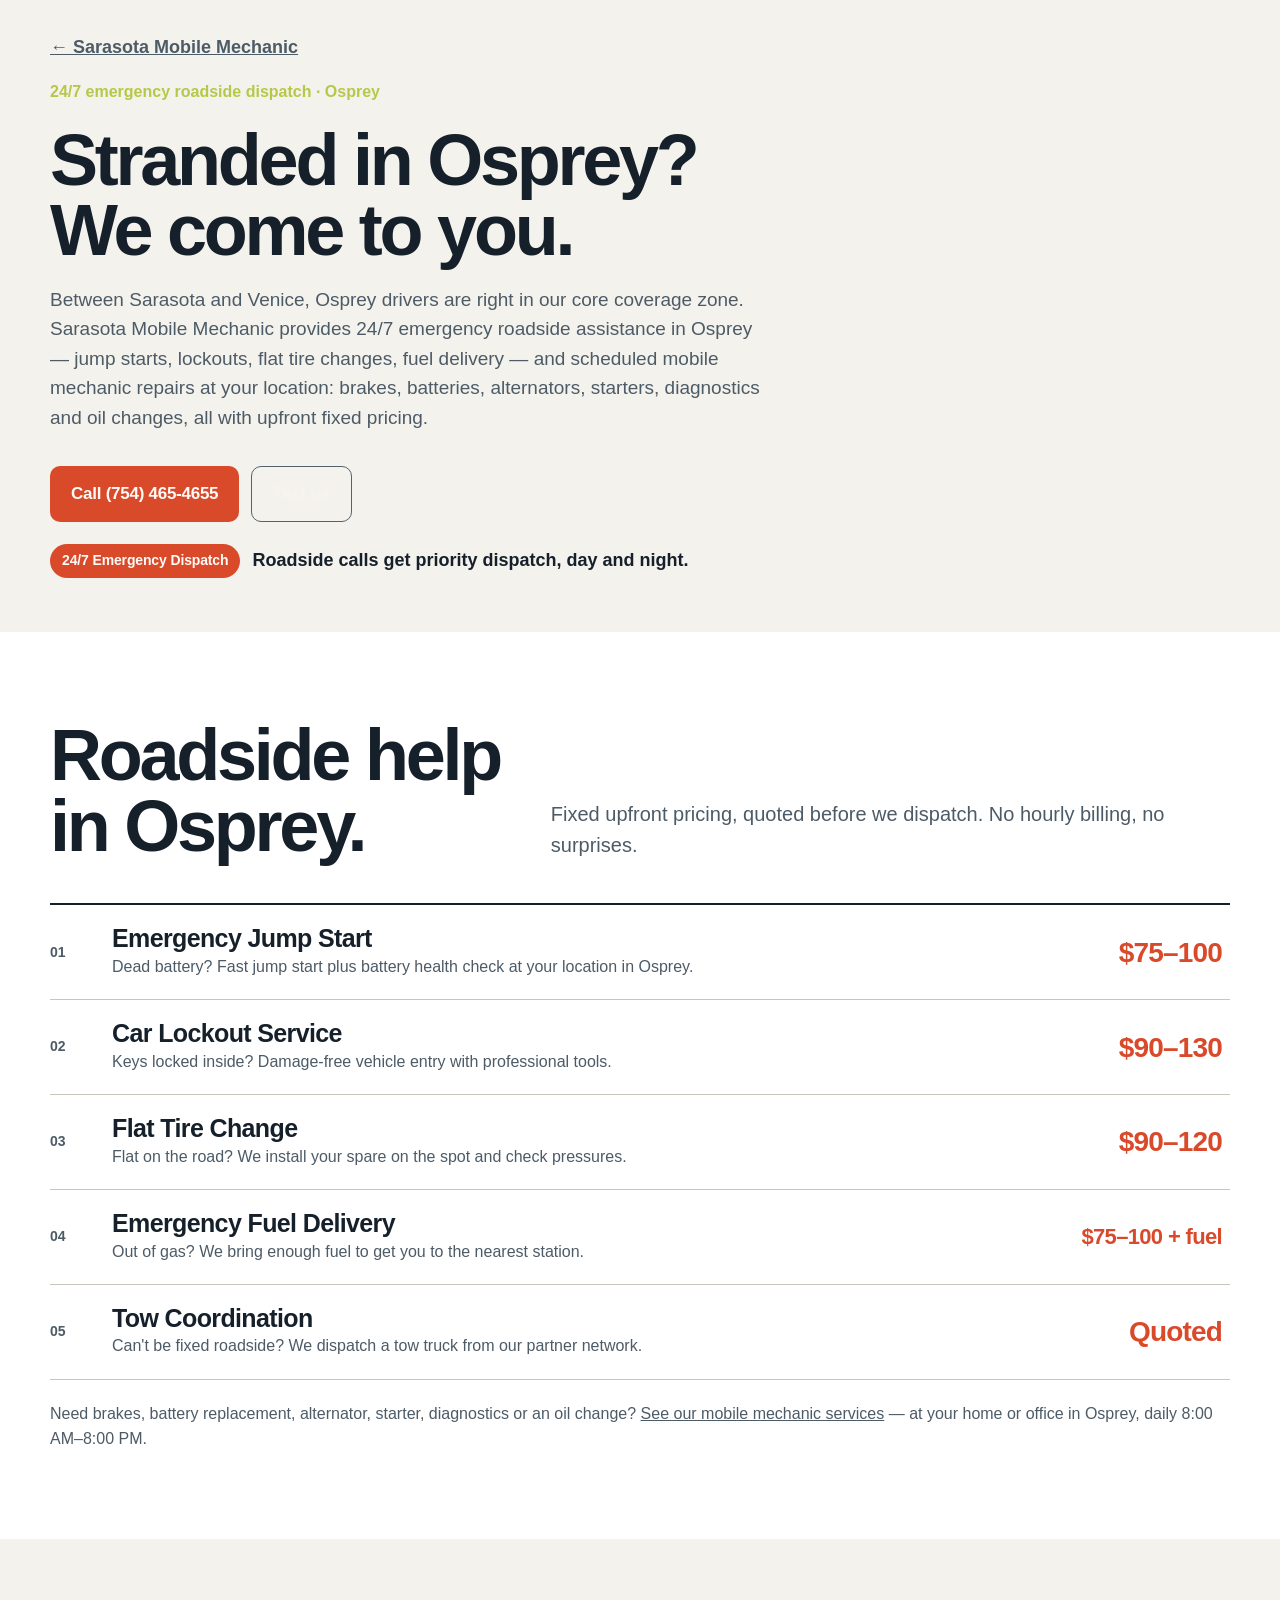
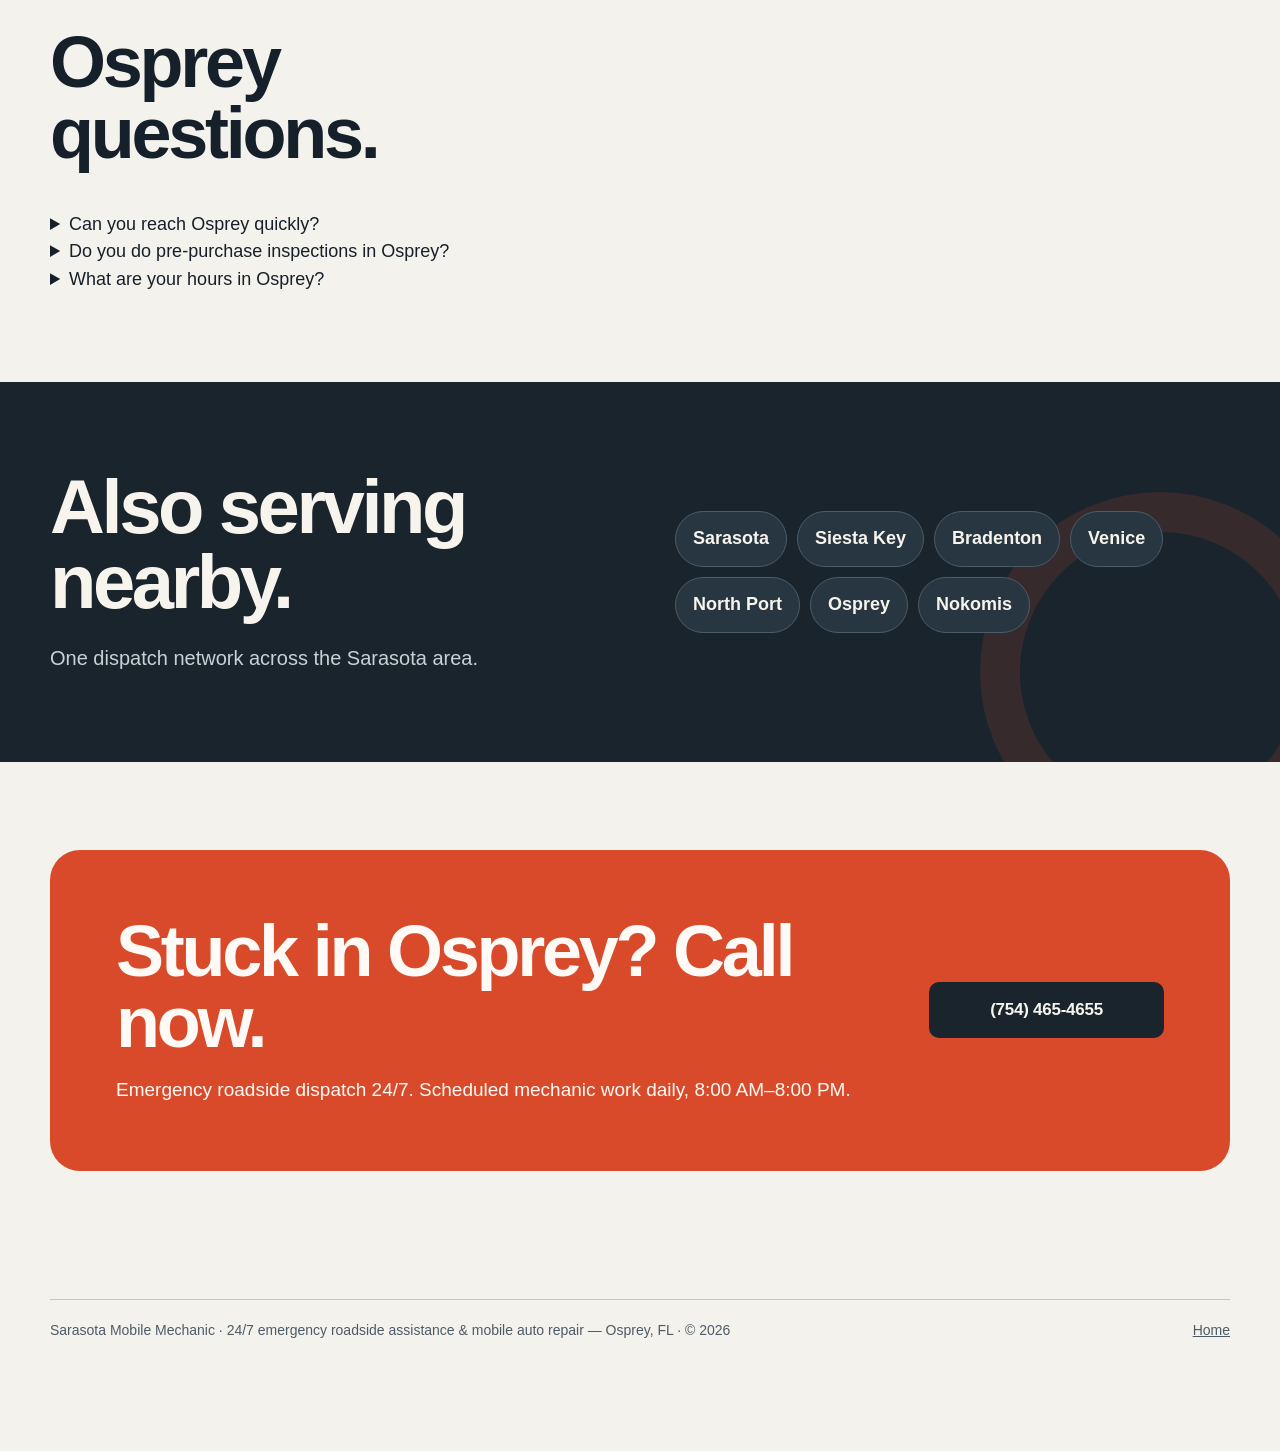
<file: osprey.html>
<!doctype html>
<html lang="en">
<head>
  <meta charset="utf-8" />
  <meta name="viewport" content="width=device-width, initial-scale=1, viewport-fit=cover" />
  <meta name="description" content="Stranded in Osprey, FL? 24/7 emergency roadside assistance: jump starts, car lockouts, flat tire changes, fuel delivery. Mobile mechanic repairs at your location. Call (754) 465-4655." />
  <link rel="canonical" href="https://sarasotamobilemechanic.net/osprey.html" />
  <meta property="og:type" content="website" />
  <meta property="og:title" content="24/7 Emergency Roadside Assistance & Mobile Mechanic in Osprey, FL" />
  <meta property="og:description" content="Jump starts, lockouts, flat tires, fuel delivery — dispatched 24/7 in Osprey, FL. Call (754) 465-4655." />
  <title>24/7 Emergency Roadside Assistance & Mobile Mechanic in Osprey, FL | Sarasota Mobile Mechanic</title>
  <link rel="stylesheet" href="style.css" />
  <script type="application/ld+json">
{
  "@context": "https://schema.org",
  "@type": "AutoRepair",
  "name": "Sarasota Mobile Mechanic",
  "description": "24/7 emergency roadside assistance and mobile auto repair serving Osprey, FL.",
  "telephone": "+1-754-465-4655",
  "url": "https://sarasotamobilemechanic.net/osprey.html",
  "priceRange": "$$",
  "address": {
    "@type": "PostalAddress",
    "addressLocality": "Sarasota",
    "addressRegion": "FL",
    "addressCountry": "US"
  },
  "areaServed": {
    "@type": "City",
    "name": "Osprey"
  },
  "openingHoursSpecification": {
    "@type": "OpeningHoursSpecification",
    "dayOfWeek": [
      "Monday",
      "Tuesday",
      "Wednesday",
      "Thursday",
      "Friday",
      "Saturday",
      "Sunday"
    ],
    "opens": "08:00",
    "closes": "20:00"
  },
  "hasOfferCatalog": [
    {
      "@type": "OfferCatalog",
      "name": "Emergency Roadside Assistance",
      "itemListElement": [
        {
          "@type": "Offer",
          "itemOffered": {
            "@type": "Service",
            "name": "Emergency Jump Start"
          },
          "priceSpecification": {
            "@type": "PriceSpecification",
            "priceCurrency": "USD",
            "minPrice": 75,
            "maxPrice": 100
          }
        },
        {
          "@type": "Offer",
          "itemOffered": {
            "@type": "Service",
            "name": "Car Lockout Service"
          },
          "priceSpecification": {
            "@type": "PriceSpecification",
            "priceCurrency": "USD",
            "minPrice": 90,
            "maxPrice": 130
          }
        },
        {
          "@type": "Offer",
          "itemOffered": {
            "@type": "Service",
            "name": "Flat Tire Change"
          },
          "priceSpecification": {
            "@type": "PriceSpecification",
            "priceCurrency": "USD",
            "minPrice": 90,
            "maxPrice": 120
          }
        },
        {
          "@type": "Offer",
          "itemOffered": {
            "@type": "Service",
            "name": "Emergency Fuel Delivery",
            "description": "Service charge for fuel delivery; the cost of the fuel itself is additional."
          },
          "priceSpecification": {
            "@type": "PriceSpecification",
            "priceCurrency": "USD",
            "minPrice": 75,
            "maxPrice": 100
          }
        },
        {
          "@type": "Offer",
          "itemOffered": {
            "@type": "Service",
            "name": "Tow Coordination",
            "description": "Quoted on the spot before dispatch."
          }
        }
      ]
    },
    {
      "@type": "OfferCatalog",
      "name": "Mobile Mechanic Repairs",
      "itemListElement": [
        {
          "@type": "Offer",
          "itemOffered": {
            "@type": "Service",
            "name": "Battery Replacement"
          },
          "priceSpecification": {
            "@type": "PriceSpecification",
            "priceCurrency": "USD",
            "minPrice": 220,
            "maxPrice": 300
          }
        },
        {
          "@type": "Offer",
          "itemOffered": {
            "@type": "Service",
            "name": "Brake Pad Replacement"
          },
          "priceSpecification": {
            "@type": "PriceSpecification",
            "priceCurrency": "USD",
            "minPrice": 300,
            "maxPrice": 420
          }
        },
        {
          "@type": "Offer",
          "itemOffered": {
            "@type": "Service",
            "name": "Brake Pads & Rotors"
          },
          "priceSpecification": {
            "@type": "PriceSpecification",
            "priceCurrency": "USD",
            "minPrice": 480,
            "maxPrice": 700
          }
        },
        {
          "@type": "Offer",
          "itemOffered": {
            "@type": "Service",
            "name": "Alternator Replacement"
          },
          "priceSpecification": {
            "@type": "PriceSpecification",
            "priceCurrency": "USD",
            "minPrice": 480,
            "maxPrice": 750
          }
        },
        {
          "@type": "Offer",
          "itemOffered": {
            "@type": "Service",
            "name": "Starter Replacement"
          },
          "priceSpecification": {
            "@type": "PriceSpecification",
            "priceCurrency": "USD",
            "minPrice": 400,
            "maxPrice": 650
          }
        },
        {
          "@type": "Offer",
          "itemOffered": {
            "@type": "Service",
            "name": "Check Engine Diagnostics"
          },
          "priceSpecification": {
            "@type": "PriceSpecification",
            "priceCurrency": "USD",
            "minPrice": 90,
            "maxPrice": 130
          }
        },
        {
          "@type": "Offer",
          "itemOffered": {
            "@type": "Service",
            "name": "Mobile Oil Change"
          },
          "priceSpecification": {
            "@type": "PriceSpecification",
            "priceCurrency": "USD",
            "minPrice": 95,
            "maxPrice": 140
          }
        },
        {
          "@type": "Offer",
          "itemOffered": {
            "@type": "Service",
            "name": "Serpentine Belt Replacement"
          },
          "priceSpecification": {
            "@type": "PriceSpecification",
            "priceCurrency": "USD",
            "minPrice": 200,
            "maxPrice": 300
          }
        },
        {
          "@type": "Offer",
          "itemOffered": {
            "@type": "Service",
            "name": "Pre-Purchase Inspection"
          },
          "priceSpecification": {
            "@type": "PriceSpecification",
            "priceCurrency": "USD",
            "minPrice": 130,
            "maxPrice": 180
          }
        }
      ]
    }
  ]
}
  </script>
  <script type="application/ld+json">
  {
  "@context": "https://schema.org",
  "@type": "FAQPage",
  "mainEntity": [
    {
      "@type": "Question",
      "name": "Can you reach Osprey quickly?",
      "acceptedAnswer": {
        "@type": "Answer",
        "text": "Osprey sits in the middle of our service area \u2014 call for a live ETA, roadside dispatch runs 24/7."
      }
    },
    {
      "@type": "Question",
      "name": "Do you do pre-purchase inspections in Osprey?",
      "acceptedAnswer": {
        "@type": "Answer",
        "text": "Yes \u2014 100+ point mobile inspection at the seller's location before you buy."
      }
    },
    {
      "@type": "Question",
      "name": "What are your hours in Osprey?",
      "acceptedAnswer": {
        "@type": "Answer",
        "text": "Scheduled mobile mechanic repairs run daily 8:00 AM\u20138:00 PM in Osprey. Emergency roadside assistance \u2014 jump starts, car lockouts, flat tire changes and fuel delivery \u2014 is dispatched 24/7. Call (754) 465-4655."
      }
    }
  ]
}
  </script>
</head>
<body>
  <main>
    <section class="page-hero" aria-labelledby="city-title">
      <div class="wrap">
        <a class="back" href="index.html">&larr; Sarasota Mobile Mechanic</a>
        <p class="eyebrow">24/7 emergency roadside dispatch · Osprey</p>
        <h1 id="city-title">Stranded in Osprey?<br>We come to you.</h1>
        <div class="city-body"><p>Between Sarasota and Venice, Osprey drivers are right in our core coverage zone. Sarasota Mobile Mechanic provides 24/7 emergency roadside assistance in Osprey — jump starts, lockouts, flat tire changes, fuel delivery — and scheduled mobile mechanic repairs at your location: brakes, batteries, alternators, starters, diagnostics and oil changes, all with upfront fixed pricing.</p></div>
        <div class="hero-actions">
          <a class="btn btn-primary" href="tel:+17544654655">Call (754) 465-4655</a>
          <a class="btn btn-secondary" href="sms:+17544654655">Text us</a>
        </div>
        <p class="priority-note"><span class="dispatch-badge">24/7 Emergency Dispatch</span>
        <span class="priority-note-text">Roadside calls get priority dispatch, day and night.</span></p>
      </div>
    </section>
    <section class="services" aria-labelledby="rs-title">
      <div class="wrap">
        <div class="section-head"><h2 id="rs-title">Roadside help<br>in Osprey.</h2>
        <p class="section-intro">Fixed upfront pricing, quoted before we dispatch. No hourly billing, no surprises.</p></div>
        <div class="service-list">
          <div class="service-row"><span class="service-index">01</span><div><h3 class="service-name">Emergency Jump Start</h3><p class="service-description">Dead battery? Fast jump start plus battery health check at your location in Osprey.</p></div><span class="service-price">$75–100</span></div>
          <div class="service-row"><span class="service-index">02</span><div><h3 class="service-name">Car Lockout Service</h3><p class="service-description">Keys locked inside? Damage-free vehicle entry with professional tools.</p></div><span class="service-price">$90–130</span></div>
          <div class="service-row"><span class="service-index">03</span><div><h3 class="service-name">Flat Tire Change</h3><p class="service-description">Flat on the road? We install your spare on the spot and check pressures.</p></div><span class="service-price">$90–120</span></div>
          <div class="service-row"><span class="service-index">04</span><div><h3 class="service-name">Emergency Fuel Delivery</h3><p class="service-description">Out of gas? We bring enough fuel to get you to the nearest station.</p></div><span class="service-price long">$75–100 + fuel</span></div>
          <div class="service-row"><span class="service-index">05</span><div><h3 class="service-name">Tow Coordination</h3><p class="service-description">Can't be fixed roadside? We dispatch a tow truck from our partner network.</p></div><span class="service-price">Quoted</span></div>
        </div>
        <p class="quote-note">Need brakes, battery replacement, alternator, starter, diagnostics or an oil change? <a href="index.html">See our mobile mechanic services</a> — at your home or office in Osprey, daily 8:00 AM–8:00 PM.</p>
      </div>
    </section>
    <section aria-labelledby="faq-title">
      <div class="wrap">
        <div class="section-head"><h2 id="faq-title">Osprey<br>questions.</h2></div>
        <div class="faq-list">
        <details class="faq-item"><summary>Can you reach Osprey quickly?</summary><p>Osprey sits in the middle of our service area — call for a live ETA, roadside dispatch runs 24/7.</p></details>
        <details class="faq-item"><summary>Do you do pre-purchase inspections in Osprey?</summary><p>Yes — 100+ point mobile inspection at the seller's location before you buy.</p></details>
        <details class="faq-item"><summary>What are your hours in Osprey?</summary><p>Scheduled mobile mechanic repairs run daily 8:00 AM–8:00 PM in Osprey. Emergency roadside assistance — jump starts, car lockouts, flat tire changes and fuel delivery — is dispatched 24/7. Call (754) 465-4655.</p></details>
        </div>
      </div>
    </section>
    <section class="coverage" aria-labelledby="cov-title">
      <div class="wrap coverage-grid">
        <div><h2 id="cov-title">Also serving<br>nearby.</h2><p>One dispatch network across the Sarasota area.</p></div>
        <div class="area-list"><a class="area" href="index.html">Sarasota</a> <a class="area" href="siesta-key.html">Siesta Key</a> <a class="area" href="bradenton.html">Bradenton</a> <a class="area" href="venice.html">Venice</a> <a class="area" href="north-port.html">North Port</a> <span class="area">Osprey</span> <a class="area" href="nokomis.html">Nokomis</a></div>
      </div>
    </section>
    <section class="contact" aria-labelledby="ct-title">
      <div class="wrap"><div class="contact-card">
        <div><h2 id="ct-title">Stuck in Osprey? Call now.</h2><p>Emergency roadside dispatch 24/7. Scheduled mechanic work daily, 8:00 AM–8:00 PM.</p></div>
        <a class="btn" href="tel:+17544654655">(754) 465-4655</a>
      </div></div>
    </section>
  </main>
  <footer><div class="wrap footer-row"><span>Sarasota Mobile Mechanic · 24/7 emergency roadside assistance &amp; mobile auto repair — Osprey, FL · © 2026</span><a href="index.html">Home</a></div></footer>
  <div class="mobile-bar"><a class="btn btn-primary" href="tel:+17544654655">Call now</a><a class="btn text-btn" href="sms:+17544654655">Text us</a></div>
</body>
</html>
</file>
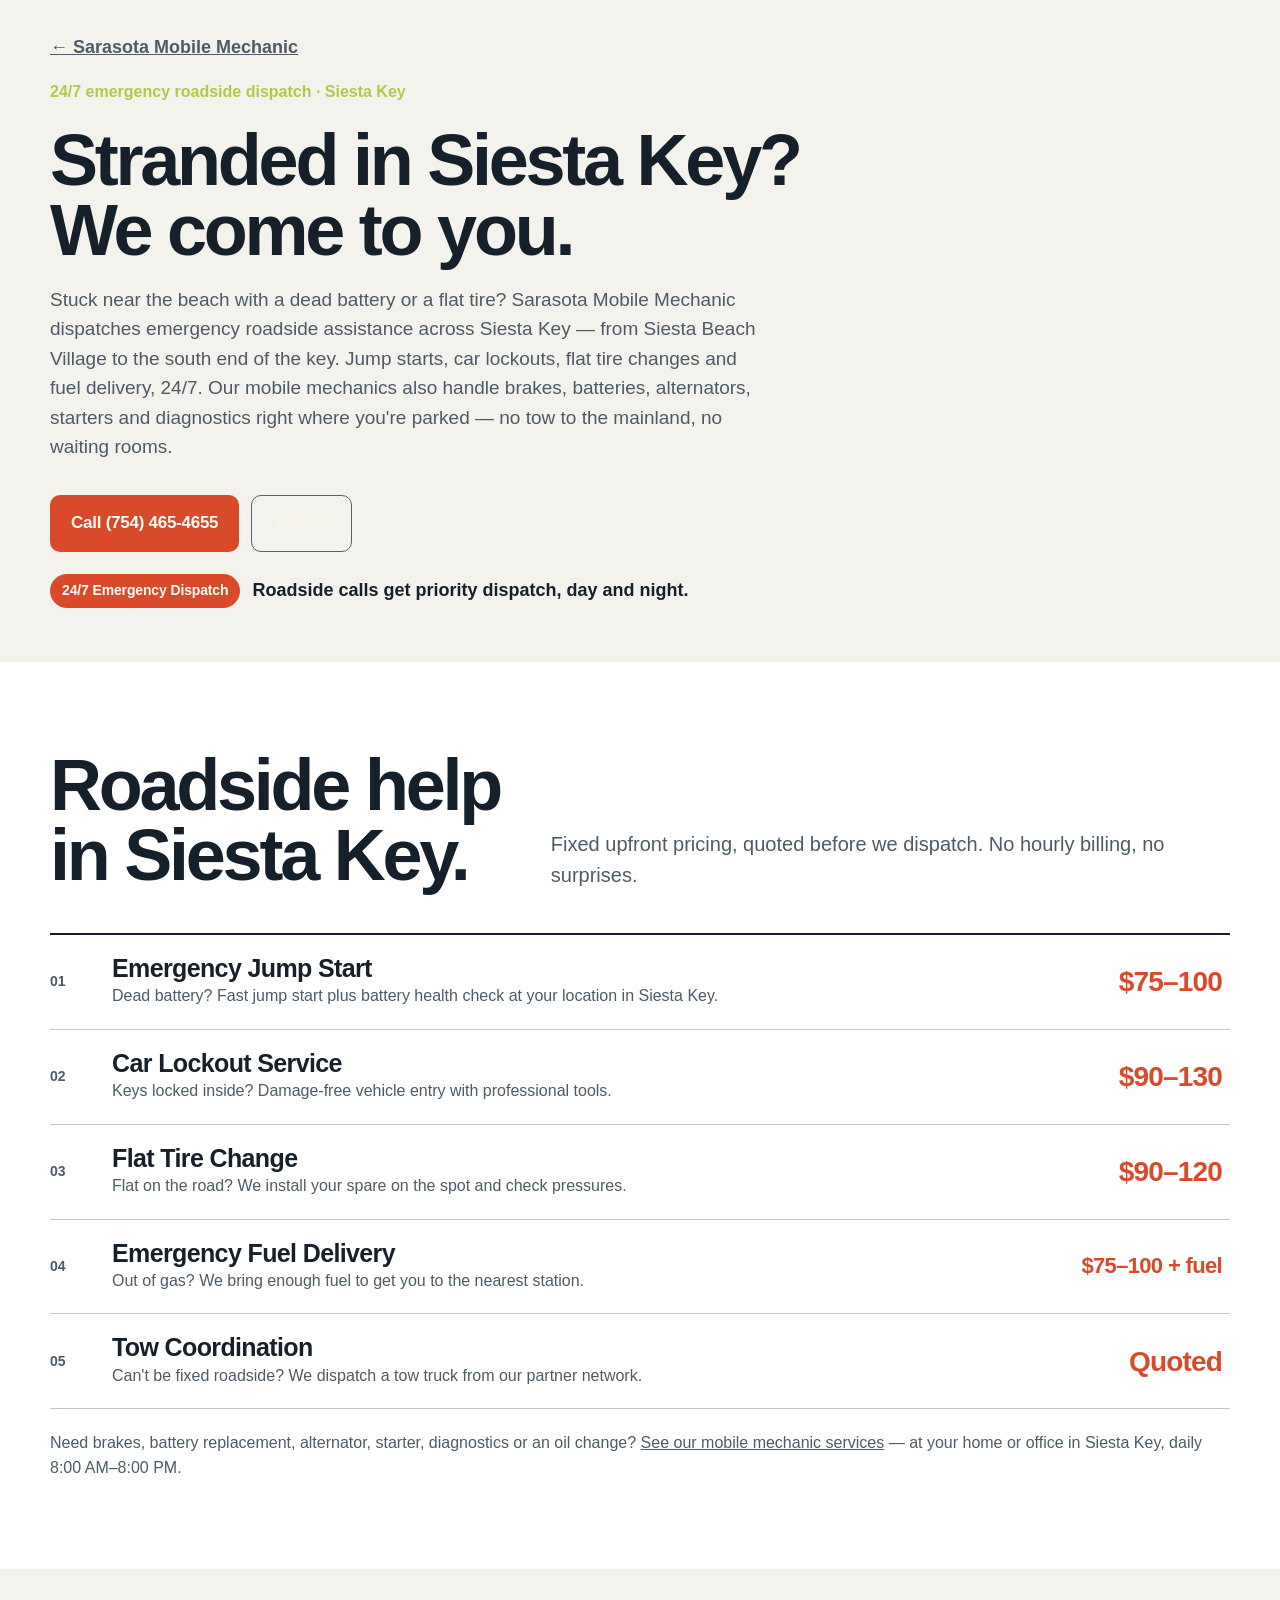
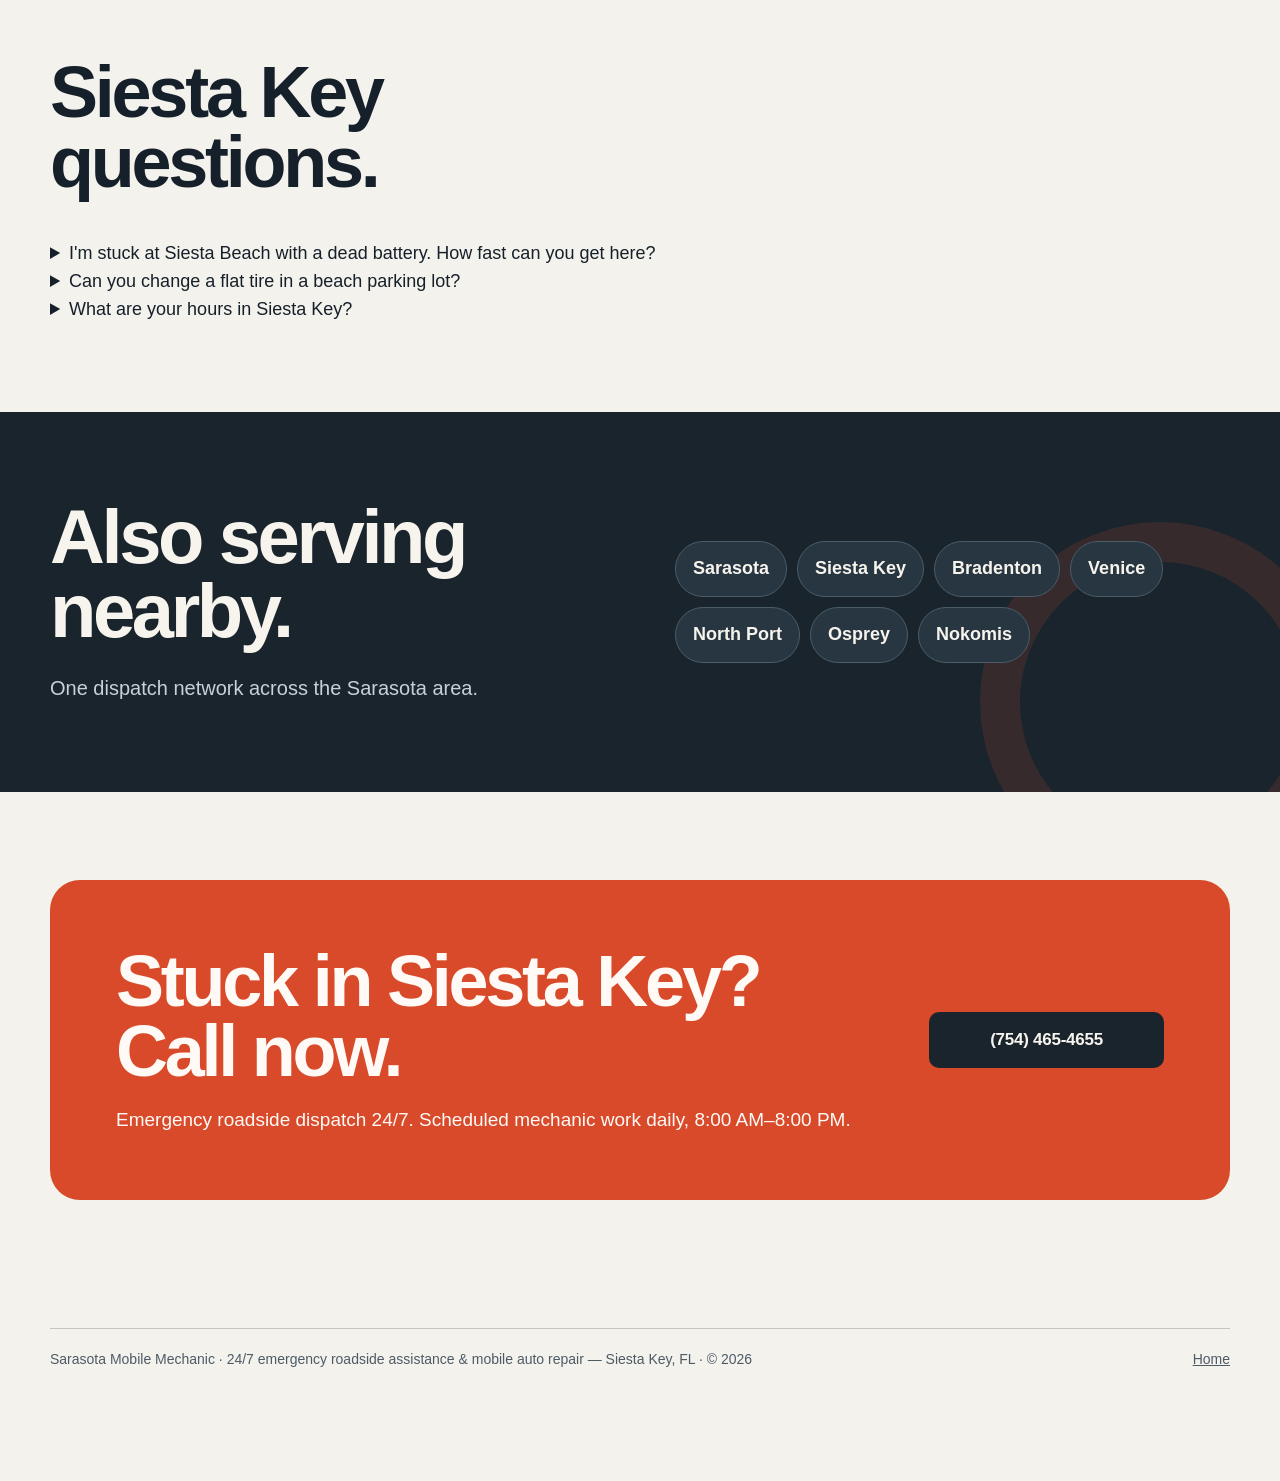
<file: siesta-key.html>
<!doctype html>
<html lang="en">
<head>
  <meta charset="utf-8" />
  <meta name="viewport" content="width=device-width, initial-scale=1, viewport-fit=cover" />
  <meta name="description" content="Stranded in Siesta Key, FL? 24/7 emergency roadside assistance: jump starts, car lockouts, flat tire changes, fuel delivery. Mobile mechanic repairs at your location. Call (754) 465-4655." />
  <link rel="canonical" href="https://sarasotamobilemechanic.net/siesta-key.html" />
  <meta property="og:type" content="website" />
  <meta property="og:title" content="24/7 Emergency Roadside Assistance & Mobile Mechanic in Siesta Key, FL" />
  <meta property="og:description" content="Jump starts, lockouts, flat tires, fuel delivery — dispatched 24/7 in Siesta Key, FL. Call (754) 465-4655." />
  <title>24/7 Emergency Roadside Assistance & Mobile Mechanic in Siesta Key, FL | Sarasota Mobile Mechanic</title>
  <link rel="stylesheet" href="style.css" />
  <script type="application/ld+json">
{
  "@context": "https://schema.org",
  "@type": "AutoRepair",
  "name": "Sarasota Mobile Mechanic",
  "description": "24/7 emergency roadside assistance and mobile auto repair serving Siesta Key, FL.",
  "telephone": "+1-754-465-4655",
  "url": "https://sarasotamobilemechanic.net/siesta-key.html",
  "priceRange": "$$",
  "address": {
    "@type": "PostalAddress",
    "addressLocality": "Sarasota",
    "addressRegion": "FL",
    "addressCountry": "US"
  },
  "areaServed": {
    "@type": "City",
    "name": "Siesta Key"
  },
  "openingHoursSpecification": {
    "@type": "OpeningHoursSpecification",
    "dayOfWeek": [
      "Monday",
      "Tuesday",
      "Wednesday",
      "Thursday",
      "Friday",
      "Saturday",
      "Sunday"
    ],
    "opens": "08:00",
    "closes": "20:00"
  },
  "hasOfferCatalog": [
    {
      "@type": "OfferCatalog",
      "name": "Emergency Roadside Assistance",
      "itemListElement": [
        {
          "@type": "Offer",
          "itemOffered": {
            "@type": "Service",
            "name": "Emergency Jump Start"
          },
          "priceSpecification": {
            "@type": "PriceSpecification",
            "priceCurrency": "USD",
            "minPrice": 75,
            "maxPrice": 100
          }
        },
        {
          "@type": "Offer",
          "itemOffered": {
            "@type": "Service",
            "name": "Car Lockout Service"
          },
          "priceSpecification": {
            "@type": "PriceSpecification",
            "priceCurrency": "USD",
            "minPrice": 90,
            "maxPrice": 130
          }
        },
        {
          "@type": "Offer",
          "itemOffered": {
            "@type": "Service",
            "name": "Flat Tire Change"
          },
          "priceSpecification": {
            "@type": "PriceSpecification",
            "priceCurrency": "USD",
            "minPrice": 90,
            "maxPrice": 120
          }
        },
        {
          "@type": "Offer",
          "itemOffered": {
            "@type": "Service",
            "name": "Emergency Fuel Delivery",
            "description": "Service charge for fuel delivery; the cost of the fuel itself is additional."
          },
          "priceSpecification": {
            "@type": "PriceSpecification",
            "priceCurrency": "USD",
            "minPrice": 75,
            "maxPrice": 100
          }
        },
        {
          "@type": "Offer",
          "itemOffered": {
            "@type": "Service",
            "name": "Tow Coordination",
            "description": "Quoted on the spot before dispatch."
          }
        }
      ]
    },
    {
      "@type": "OfferCatalog",
      "name": "Mobile Mechanic Repairs",
      "itemListElement": [
        {
          "@type": "Offer",
          "itemOffered": {
            "@type": "Service",
            "name": "Battery Replacement"
          },
          "priceSpecification": {
            "@type": "PriceSpecification",
            "priceCurrency": "USD",
            "minPrice": 220,
            "maxPrice": 300
          }
        },
        {
          "@type": "Offer",
          "itemOffered": {
            "@type": "Service",
            "name": "Brake Pad Replacement"
          },
          "priceSpecification": {
            "@type": "PriceSpecification",
            "priceCurrency": "USD",
            "minPrice": 300,
            "maxPrice": 420
          }
        },
        {
          "@type": "Offer",
          "itemOffered": {
            "@type": "Service",
            "name": "Brake Pads & Rotors"
          },
          "priceSpecification": {
            "@type": "PriceSpecification",
            "priceCurrency": "USD",
            "minPrice": 480,
            "maxPrice": 700
          }
        },
        {
          "@type": "Offer",
          "itemOffered": {
            "@type": "Service",
            "name": "Alternator Replacement"
          },
          "priceSpecification": {
            "@type": "PriceSpecification",
            "priceCurrency": "USD",
            "minPrice": 480,
            "maxPrice": 750
          }
        },
        {
          "@type": "Offer",
          "itemOffered": {
            "@type": "Service",
            "name": "Starter Replacement"
          },
          "priceSpecification": {
            "@type": "PriceSpecification",
            "priceCurrency": "USD",
            "minPrice": 400,
            "maxPrice": 650
          }
        },
        {
          "@type": "Offer",
          "itemOffered": {
            "@type": "Service",
            "name": "Check Engine Diagnostics"
          },
          "priceSpecification": {
            "@type": "PriceSpecification",
            "priceCurrency": "USD",
            "minPrice": 90,
            "maxPrice": 130
          }
        },
        {
          "@type": "Offer",
          "itemOffered": {
            "@type": "Service",
            "name": "Mobile Oil Change"
          },
          "priceSpecification": {
            "@type": "PriceSpecification",
            "priceCurrency": "USD",
            "minPrice": 95,
            "maxPrice": 140
          }
        },
        {
          "@type": "Offer",
          "itemOffered": {
            "@type": "Service",
            "name": "Serpentine Belt Replacement"
          },
          "priceSpecification": {
            "@type": "PriceSpecification",
            "priceCurrency": "USD",
            "minPrice": 200,
            "maxPrice": 300
          }
        },
        {
          "@type": "Offer",
          "itemOffered": {
            "@type": "Service",
            "name": "Pre-Purchase Inspection"
          },
          "priceSpecification": {
            "@type": "PriceSpecification",
            "priceCurrency": "USD",
            "minPrice": 130,
            "maxPrice": 180
          }
        }
      ]
    }
  ]
}
  </script>
  <script type="application/ld+json">
  {
  "@context": "https://schema.org",
  "@type": "FAQPage",
  "mainEntity": [
    {
      "@type": "Question",
      "name": "I'm stuck at Siesta Beach with a dead battery. How fast can you get here?",
      "acceptedAnswer": {
        "@type": "Answer",
        "text": "Call now for an immediate ETA \u2014 our 24/7 roadside dispatch covers the entire key, and most jump starts take minutes on arrival."
      }
    },
    {
      "@type": "Question",
      "name": "Can you change a flat tire in a beach parking lot?",
      "acceptedAnswer": {
        "@type": "Answer",
        "text": "Yes. We install your spare on the spot and check pressures, wherever you're parked on Siesta Key."
      }
    },
    {
      "@type": "Question",
      "name": "What are your hours in Siesta Key?",
      "acceptedAnswer": {
        "@type": "Answer",
        "text": "Scheduled mobile mechanic repairs run daily 8:00 AM\u20138:00 PM in Siesta Key. Emergency roadside assistance \u2014 jump starts, car lockouts, flat tire changes and fuel delivery \u2014 is dispatched 24/7. Call (754) 465-4655."
      }
    }
  ]
}
  </script>
</head>
<body>
  <main>
    <section class="page-hero" aria-labelledby="city-title">
      <div class="wrap">
        <a class="back" href="index.html">&larr; Sarasota Mobile Mechanic</a>
        <p class="eyebrow">24/7 emergency roadside dispatch · Siesta Key</p>
        <h1 id="city-title">Stranded in Siesta Key?<br>We come to you.</h1>
        <div class="city-body"><p>Stuck near the beach with a dead battery or a flat tire? Sarasota Mobile Mechanic dispatches emergency roadside assistance across Siesta Key — from Siesta Beach Village to the south end of the key. Jump starts, car lockouts, flat tire changes and fuel delivery, 24/7. Our mobile mechanics also handle brakes, batteries, alternators, starters and diagnostics right where you're parked — no tow to the mainland, no waiting rooms.</p></div>
        <div class="hero-actions">
          <a class="btn btn-primary" href="tel:+17544654655">Call (754) 465-4655</a>
          <a class="btn btn-secondary" href="sms:+17544654655">Text us</a>
        </div>
        <p class="priority-note"><span class="dispatch-badge">24/7 Emergency Dispatch</span>
        <span class="priority-note-text">Roadside calls get priority dispatch, day and night.</span></p>
      </div>
    </section>
    <section class="services" aria-labelledby="rs-title">
      <div class="wrap">
        <div class="section-head"><h2 id="rs-title">Roadside help<br>in Siesta Key.</h2>
        <p class="section-intro">Fixed upfront pricing, quoted before we dispatch. No hourly billing, no surprises.</p></div>
        <div class="service-list">
          <div class="service-row"><span class="service-index">01</span><div><h3 class="service-name">Emergency Jump Start</h3><p class="service-description">Dead battery? Fast jump start plus battery health check at your location in Siesta Key.</p></div><span class="service-price">$75–100</span></div>
          <div class="service-row"><span class="service-index">02</span><div><h3 class="service-name">Car Lockout Service</h3><p class="service-description">Keys locked inside? Damage-free vehicle entry with professional tools.</p></div><span class="service-price">$90–130</span></div>
          <div class="service-row"><span class="service-index">03</span><div><h3 class="service-name">Flat Tire Change</h3><p class="service-description">Flat on the road? We install your spare on the spot and check pressures.</p></div><span class="service-price">$90–120</span></div>
          <div class="service-row"><span class="service-index">04</span><div><h3 class="service-name">Emergency Fuel Delivery</h3><p class="service-description">Out of gas? We bring enough fuel to get you to the nearest station.</p></div><span class="service-price long">$75–100 + fuel</span></div>
          <div class="service-row"><span class="service-index">05</span><div><h3 class="service-name">Tow Coordination</h3><p class="service-description">Can't be fixed roadside? We dispatch a tow truck from our partner network.</p></div><span class="service-price">Quoted</span></div>
        </div>
        <p class="quote-note">Need brakes, battery replacement, alternator, starter, diagnostics or an oil change? <a href="index.html">See our mobile mechanic services</a> — at your home or office in Siesta Key, daily 8:00 AM–8:00 PM.</p>
      </div>
    </section>
    <section aria-labelledby="faq-title">
      <div class="wrap">
        <div class="section-head"><h2 id="faq-title">Siesta Key<br>questions.</h2></div>
        <div class="faq-list">
        <details class="faq-item"><summary>I'm stuck at Siesta Beach with a dead battery. How fast can you get here?</summary><p>Call now for an immediate ETA — our 24/7 roadside dispatch covers the entire key, and most jump starts take minutes on arrival.</p></details>
        <details class="faq-item"><summary>Can you change a flat tire in a beach parking lot?</summary><p>Yes. We install your spare on the spot and check pressures, wherever you're parked on Siesta Key.</p></details>
        <details class="faq-item"><summary>What are your hours in Siesta Key?</summary><p>Scheduled mobile mechanic repairs run daily 8:00 AM–8:00 PM in Siesta Key. Emergency roadside assistance — jump starts, car lockouts, flat tire changes and fuel delivery — is dispatched 24/7. Call (754) 465-4655.</p></details>
        </div>
      </div>
    </section>
    <section class="coverage" aria-labelledby="cov-title">
      <div class="wrap coverage-grid">
        <div><h2 id="cov-title">Also serving<br>nearby.</h2><p>One dispatch network across the Sarasota area.</p></div>
        <div class="area-list"><a class="area" href="index.html">Sarasota</a> <span class="area">Siesta Key</span> <a class="area" href="bradenton.html">Bradenton</a> <a class="area" href="venice.html">Venice</a> <a class="area" href="north-port.html">North Port</a> <a class="area" href="osprey.html">Osprey</a> <a class="area" href="nokomis.html">Nokomis</a></div>
      </div>
    </section>
    <section class="contact" aria-labelledby="ct-title">
      <div class="wrap"><div class="contact-card">
        <div><h2 id="ct-title">Stuck in Siesta Key? Call now.</h2><p>Emergency roadside dispatch 24/7. Scheduled mechanic work daily, 8:00 AM–8:00 PM.</p></div>
        <a class="btn" href="tel:+17544654655">(754) 465-4655</a>
      </div></div>
    </section>
  </main>
  <footer><div class="wrap footer-row"><span>Sarasota Mobile Mechanic · 24/7 emergency roadside assistance &amp; mobile auto repair — Siesta Key, FL · © 2026</span><a href="index.html">Home</a></div></footer>
  <div class="mobile-bar"><a class="btn btn-primary" href="tel:+17544654655">Call now</a><a class="btn text-btn" href="sms:+17544654655">Text us</a></div>
</body>
</html>
</file>
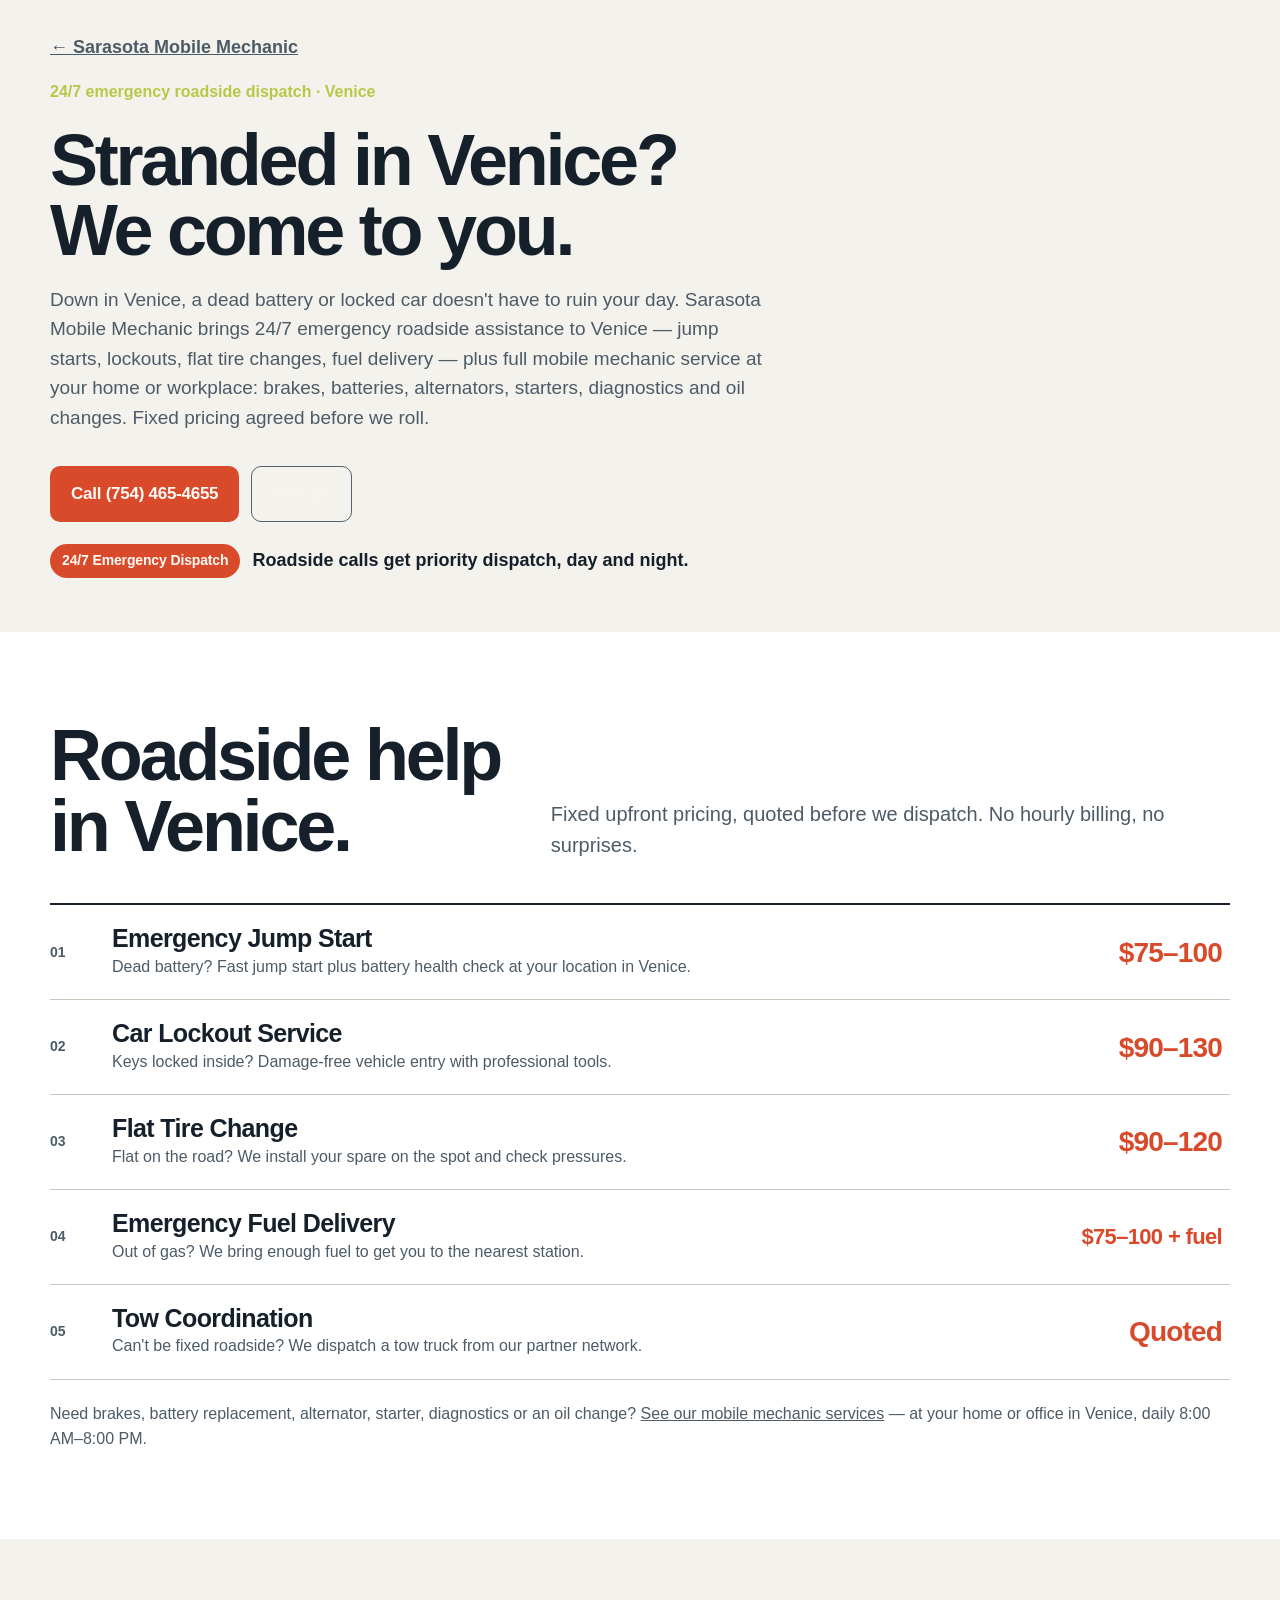
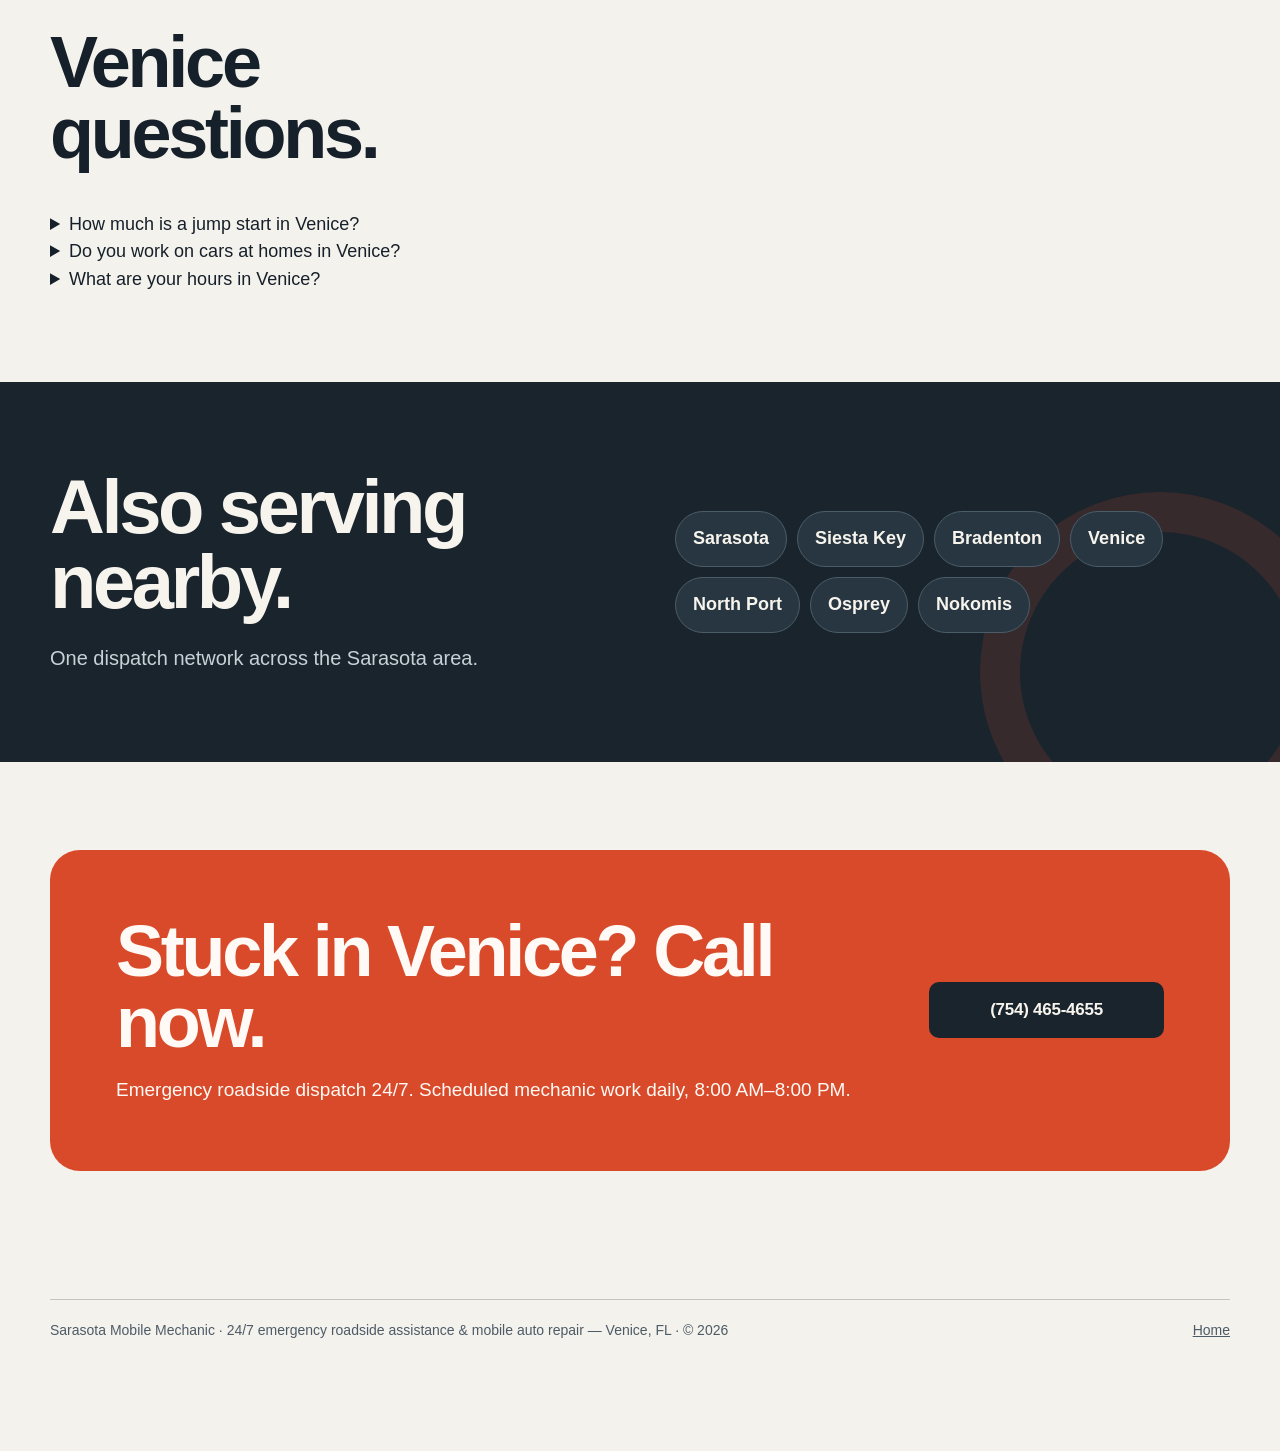
<file: venice.html>
<!doctype html>
<html lang="en">
<head>
  <meta charset="utf-8" />
  <meta name="viewport" content="width=device-width, initial-scale=1, viewport-fit=cover" />
  <meta name="description" content="Stranded in Venice, FL? 24/7 emergency roadside assistance: jump starts, car lockouts, flat tire changes, fuel delivery. Mobile mechanic repairs at your location. Call (754) 465-4655." />
  <link rel="canonical" href="https://sarasotamobilemechanic.net/venice.html" />
  <meta property="og:type" content="website" />
  <meta property="og:title" content="24/7 Emergency Roadside Assistance & Mobile Mechanic in Venice, FL" />
  <meta property="og:description" content="Jump starts, lockouts, flat tires, fuel delivery — dispatched 24/7 in Venice, FL. Call (754) 465-4655." />
  <title>24/7 Emergency Roadside Assistance & Mobile Mechanic in Venice, FL | Sarasota Mobile Mechanic</title>
  <link rel="stylesheet" href="style.css" />
  <script type="application/ld+json">
{
  "@context": "https://schema.org",
  "@type": "AutoRepair",
  "name": "Sarasota Mobile Mechanic",
  "description": "24/7 emergency roadside assistance and mobile auto repair serving Venice, FL.",
  "telephone": "+1-754-465-4655",
  "url": "https://sarasotamobilemechanic.net/venice.html",
  "priceRange": "$$",
  "address": {
    "@type": "PostalAddress",
    "addressLocality": "Sarasota",
    "addressRegion": "FL",
    "addressCountry": "US"
  },
  "areaServed": {
    "@type": "City",
    "name": "Venice"
  },
  "openingHoursSpecification": {
    "@type": "OpeningHoursSpecification",
    "dayOfWeek": [
      "Monday",
      "Tuesday",
      "Wednesday",
      "Thursday",
      "Friday",
      "Saturday",
      "Sunday"
    ],
    "opens": "08:00",
    "closes": "20:00"
  },
  "hasOfferCatalog": [
    {
      "@type": "OfferCatalog",
      "name": "Emergency Roadside Assistance",
      "itemListElement": [
        {
          "@type": "Offer",
          "itemOffered": {
            "@type": "Service",
            "name": "Emergency Jump Start"
          },
          "priceSpecification": {
            "@type": "PriceSpecification",
            "priceCurrency": "USD",
            "minPrice": 75,
            "maxPrice": 100
          }
        },
        {
          "@type": "Offer",
          "itemOffered": {
            "@type": "Service",
            "name": "Car Lockout Service"
          },
          "priceSpecification": {
            "@type": "PriceSpecification",
            "priceCurrency": "USD",
            "minPrice": 90,
            "maxPrice": 130
          }
        },
        {
          "@type": "Offer",
          "itemOffered": {
            "@type": "Service",
            "name": "Flat Tire Change"
          },
          "priceSpecification": {
            "@type": "PriceSpecification",
            "priceCurrency": "USD",
            "minPrice": 90,
            "maxPrice": 120
          }
        },
        {
          "@type": "Offer",
          "itemOffered": {
            "@type": "Service",
            "name": "Emergency Fuel Delivery",
            "description": "Service charge for fuel delivery; the cost of the fuel itself is additional."
          },
          "priceSpecification": {
            "@type": "PriceSpecification",
            "priceCurrency": "USD",
            "minPrice": 75,
            "maxPrice": 100
          }
        },
        {
          "@type": "Offer",
          "itemOffered": {
            "@type": "Service",
            "name": "Tow Coordination",
            "description": "Quoted on the spot before dispatch."
          }
        }
      ]
    },
    {
      "@type": "OfferCatalog",
      "name": "Mobile Mechanic Repairs",
      "itemListElement": [
        {
          "@type": "Offer",
          "itemOffered": {
            "@type": "Service",
            "name": "Battery Replacement"
          },
          "priceSpecification": {
            "@type": "PriceSpecification",
            "priceCurrency": "USD",
            "minPrice": 220,
            "maxPrice": 300
          }
        },
        {
          "@type": "Offer",
          "itemOffered": {
            "@type": "Service",
            "name": "Brake Pad Replacement"
          },
          "priceSpecification": {
            "@type": "PriceSpecification",
            "priceCurrency": "USD",
            "minPrice": 300,
            "maxPrice": 420
          }
        },
        {
          "@type": "Offer",
          "itemOffered": {
            "@type": "Service",
            "name": "Brake Pads & Rotors"
          },
          "priceSpecification": {
            "@type": "PriceSpecification",
            "priceCurrency": "USD",
            "minPrice": 480,
            "maxPrice": 700
          }
        },
        {
          "@type": "Offer",
          "itemOffered": {
            "@type": "Service",
            "name": "Alternator Replacement"
          },
          "priceSpecification": {
            "@type": "PriceSpecification",
            "priceCurrency": "USD",
            "minPrice": 480,
            "maxPrice": 750
          }
        },
        {
          "@type": "Offer",
          "itemOffered": {
            "@type": "Service",
            "name": "Starter Replacement"
          },
          "priceSpecification": {
            "@type": "PriceSpecification",
            "priceCurrency": "USD",
            "minPrice": 400,
            "maxPrice": 650
          }
        },
        {
          "@type": "Offer",
          "itemOffered": {
            "@type": "Service",
            "name": "Check Engine Diagnostics"
          },
          "priceSpecification": {
            "@type": "PriceSpecification",
            "priceCurrency": "USD",
            "minPrice": 90,
            "maxPrice": 130
          }
        },
        {
          "@type": "Offer",
          "itemOffered": {
            "@type": "Service",
            "name": "Mobile Oil Change"
          },
          "priceSpecification": {
            "@type": "PriceSpecification",
            "priceCurrency": "USD",
            "minPrice": 95,
            "maxPrice": 140
          }
        },
        {
          "@type": "Offer",
          "itemOffered": {
            "@type": "Service",
            "name": "Serpentine Belt Replacement"
          },
          "priceSpecification": {
            "@type": "PriceSpecification",
            "priceCurrency": "USD",
            "minPrice": 200,
            "maxPrice": 300
          }
        },
        {
          "@type": "Offer",
          "itemOffered": {
            "@type": "Service",
            "name": "Pre-Purchase Inspection"
          },
          "priceSpecification": {
            "@type": "PriceSpecification",
            "priceCurrency": "USD",
            "minPrice": 130,
            "maxPrice": 180
          }
        }
      ]
    }
  ]
}
  </script>
  <script type="application/ld+json">
  {
  "@context": "https://schema.org",
  "@type": "FAQPage",
  "mainEntity": [
    {
      "@type": "Question",
      "name": "How much is a jump start in Venice?",
      "acceptedAnswer": {
        "@type": "Answer",
        "text": "Fixed $75\u2013100, quoted upfront before dispatch. Battery test included on the spot."
      }
    },
    {
      "@type": "Question",
      "name": "Do you work on cars at homes in Venice?",
      "acceptedAnswer": {
        "@type": "Answer",
        "text": "Yes \u2014 driveway, garage or workplace. Most scheduled jobs are completed the same day."
      }
    },
    {
      "@type": "Question",
      "name": "What are your hours in Venice?",
      "acceptedAnswer": {
        "@type": "Answer",
        "text": "Scheduled mobile mechanic repairs run daily 8:00 AM\u20138:00 PM in Venice. Emergency roadside assistance \u2014 jump starts, car lockouts, flat tire changes and fuel delivery \u2014 is dispatched 24/7. Call (754) 465-4655."
      }
    }
  ]
}
  </script>
</head>
<body>
  <main>
    <section class="page-hero" aria-labelledby="city-title">
      <div class="wrap">
        <a class="back" href="index.html">&larr; Sarasota Mobile Mechanic</a>
        <p class="eyebrow">24/7 emergency roadside dispatch · Venice</p>
        <h1 id="city-title">Stranded in Venice?<br>We come to you.</h1>
        <div class="city-body"><p>Down in Venice, a dead battery or locked car doesn't have to ruin your day. Sarasota Mobile Mechanic brings 24/7 emergency roadside assistance to Venice — jump starts, lockouts, flat tire changes, fuel delivery — plus full mobile mechanic service at your home or workplace: brakes, batteries, alternators, starters, diagnostics and oil changes. Fixed pricing agreed before we roll.</p></div>
        <div class="hero-actions">
          <a class="btn btn-primary" href="tel:+17544654655">Call (754) 465-4655</a>
          <a class="btn btn-secondary" href="sms:+17544654655">Text us</a>
        </div>
        <p class="priority-note"><span class="dispatch-badge">24/7 Emergency Dispatch</span>
        <span class="priority-note-text">Roadside calls get priority dispatch, day and night.</span></p>
      </div>
    </section>
    <section class="services" aria-labelledby="rs-title">
      <div class="wrap">
        <div class="section-head"><h2 id="rs-title">Roadside help<br>in Venice.</h2>
        <p class="section-intro">Fixed upfront pricing, quoted before we dispatch. No hourly billing, no surprises.</p></div>
        <div class="service-list">
          <div class="service-row"><span class="service-index">01</span><div><h3 class="service-name">Emergency Jump Start</h3><p class="service-description">Dead battery? Fast jump start plus battery health check at your location in Venice.</p></div><span class="service-price">$75–100</span></div>
          <div class="service-row"><span class="service-index">02</span><div><h3 class="service-name">Car Lockout Service</h3><p class="service-description">Keys locked inside? Damage-free vehicle entry with professional tools.</p></div><span class="service-price">$90–130</span></div>
          <div class="service-row"><span class="service-index">03</span><div><h3 class="service-name">Flat Tire Change</h3><p class="service-description">Flat on the road? We install your spare on the spot and check pressures.</p></div><span class="service-price">$90–120</span></div>
          <div class="service-row"><span class="service-index">04</span><div><h3 class="service-name">Emergency Fuel Delivery</h3><p class="service-description">Out of gas? We bring enough fuel to get you to the nearest station.</p></div><span class="service-price long">$75–100 + fuel</span></div>
          <div class="service-row"><span class="service-index">05</span><div><h3 class="service-name">Tow Coordination</h3><p class="service-description">Can't be fixed roadside? We dispatch a tow truck from our partner network.</p></div><span class="service-price">Quoted</span></div>
        </div>
        <p class="quote-note">Need brakes, battery replacement, alternator, starter, diagnostics or an oil change? <a href="index.html">See our mobile mechanic services</a> — at your home or office in Venice, daily 8:00 AM–8:00 PM.</p>
      </div>
    </section>
    <section aria-labelledby="faq-title">
      <div class="wrap">
        <div class="section-head"><h2 id="faq-title">Venice<br>questions.</h2></div>
        <div class="faq-list">
        <details class="faq-item"><summary>How much is a jump start in Venice?</summary><p>Fixed $75–100, quoted upfront before dispatch. Battery test included on the spot.</p></details>
        <details class="faq-item"><summary>Do you work on cars at homes in Venice?</summary><p>Yes — driveway, garage or workplace. Most scheduled jobs are completed the same day.</p></details>
        <details class="faq-item"><summary>What are your hours in Venice?</summary><p>Scheduled mobile mechanic repairs run daily 8:00 AM–8:00 PM in Venice. Emergency roadside assistance — jump starts, car lockouts, flat tire changes and fuel delivery — is dispatched 24/7. Call (754) 465-4655.</p></details>
        </div>
      </div>
    </section>
    <section class="coverage" aria-labelledby="cov-title">
      <div class="wrap coverage-grid">
        <div><h2 id="cov-title">Also serving<br>nearby.</h2><p>One dispatch network across the Sarasota area.</p></div>
        <div class="area-list"><a class="area" href="index.html">Sarasota</a> <a class="area" href="siesta-key.html">Siesta Key</a> <a class="area" href="bradenton.html">Bradenton</a> <span class="area">Venice</span> <a class="area" href="north-port.html">North Port</a> <a class="area" href="osprey.html">Osprey</a> <a class="area" href="nokomis.html">Nokomis</a></div>
      </div>
    </section>
    <section class="contact" aria-labelledby="ct-title">
      <div class="wrap"><div class="contact-card">
        <div><h2 id="ct-title">Stuck in Venice? Call now.</h2><p>Emergency roadside dispatch 24/7. Scheduled mechanic work daily, 8:00 AM–8:00 PM.</p></div>
        <a class="btn" href="tel:+17544654655">(754) 465-4655</a>
      </div></div>
    </section>
  </main>
  <footer><div class="wrap footer-row"><span>Sarasota Mobile Mechanic · 24/7 emergency roadside assistance &amp; mobile auto repair — Venice, FL · © 2026</span><a href="index.html">Home</a></div></footer>
  <div class="mobile-bar"><a class="btn btn-primary" href="tel:+17544654655">Call now</a><a class="btn text-btn" href="sms:+17544654655">Text us</a></div>
</body>
</html>
</file>
<file: style.css>
/* shared */
:root { color-scheme: light dark; --ink:#16202a; --ink-soft:#4d5b67; --paper:#f4f2ec; --surface:#fff; --surface-2:#ebe8e0; --line:#c9c5ba; --accent:#d94a2b; --accent-dark:#a92f17; --accent-ink:#fffaf5; --lime:#b6c848; --deep:#19242d; --deep-2:#273641; --on-deep:#f7f4ed; --shadow:0 18px 50px rgba(23,31,38,.13); --radius-sm:10px; --radius-md:18px; --radius-lg:30px; --max:1180px; }
    @media (prefers-color-scheme:dark) { :root { --ink:#f2f0e9; --ink-soft:#bcc5cb; --paper:#11181d; --surface:#1b252c; --surface-2:#242f36; --line:#3f4c54; --accent:#ff6847; --accent-dark:#ff8064; --accent-ink:#17110e; --deep:#080d10; --deep-2:#111a20; --on-deep:#f5f2eb; --lime:#c5d75a; --shadow:0 20px 60px rgba(0,0,0,.32); } }
    * { box-sizing:border-box; }
    html { scroll-behavior:smooth; }
    body { margin:0; background:var(--paper); color:var(--ink); font-family:"Source Sans 3",sans-serif; font-size:18px; line-height:1.55; overflow-x:hidden; }
    a { color:inherit; } img { display:block; width:100%; } button,a { -webkit-tap-highlight-color:transparent; }
    .wrap { width:min(calc(100% - 40px),var(--max)); margin-inline:auto; }
    .hero { position:relative; padding:22px 0 72px; }
    .utility { display:flex; align-items:center; justify-content:space-between; gap:16px; margin-bottom:24px; }
    .availability { display:flex; align-items:center; gap:10px 18px; flex-wrap:wrap; }
    .status { display:flex; align-items:center; gap:10px; font-weight:700; font-size:15px; }
    .status-scheduled { color:var(--ink-soft); font-weight:600; }
    .status-dot { width:11px; height:11px; border-radius:50%; background:var(--lime); box-shadow:0 0 0 5px color-mix(in srgb,var(--lime) 18%,transparent); }
    .utility-phone { text-decoration:none; font-family:"Archivo",sans-serif; font-weight:700; letter-spacing:-.02em; padding:10px 14px; border:1px solid var(--line); border-radius:99px; background:var(--surface); }
    .hero-grid { display:grid; grid-template-columns:1.08fr .92fr; min-height:620px; }
    .hero-copy { position:relative; z-index:2; display:flex; flex-direction:column; justify-content:center; padding:58px clamp(32px,6vw,84px) 58px clamp(28px,5vw,68px); background:var(--deep); color:var(--on-deep); border-radius:var(--radius-lg) 0 0 var(--radius-lg); }
    .eyebrow { margin:0 0 20px; color:var(--lime); font-size:16px; font-weight:700; }
    h1,h2,h3 { font-family:"Archivo",sans-serif; font-stretch:condensed; letter-spacing:-.045em; line-height:.98; margin:0; }
    h1 { font-size:clamp(52px,7vw,94px); max-width:760px; }
    .lede { max-width:570px; margin:25px 0 0; color:#dce3e6; font-size:clamp(19px,2vw,24px); line-height:1.42; }
    .hero-actions { display:flex; gap:12px; margin-top:34px; flex-wrap:wrap; }
    .btn { min-height:56px; display:inline-flex; align-items:center; justify-content:center; gap:10px; padding:14px 21px; border:0; border-radius:var(--radius-sm); text-decoration:none; font-family:"Archivo",sans-serif; font-size:17px; font-weight:750; letter-spacing:-.015em; transition:background-color .2s ease,color .2s ease,transform .2s ease; }
    .btn:active { transform:translateY(1px); } .btn-primary { background:var(--accent); color:var(--accent-ink); } .btn-primary:hover { background:var(--accent-dark); }
    .btn-secondary { background:transparent; color:var(--on-deep); border:1px solid #53636e; } .btn-secondary:hover { background:var(--deep-2); }
    .hero-photo { min-width:0; overflow:hidden; border-radius:0 var(--radius-lg) var(--radius-lg) 0; background:var(--deep-2); }
    .hero-photo img { height:100%; object-fit:cover; object-position:56% center; }
    .trust-strip { position:relative; z-index:3; width:min(calc(100% - 80px),980px); margin:-36px auto 0; display:grid; grid-template-columns:repeat(4,1fr); background:var(--surface); box-shadow:var(--shadow); border-radius:var(--radius-md); overflow:hidden; }
    .trust-item { padding:22px; display:flex; gap:12px; align-items:center; font-weight:700; font-size:16px; line-height:1.25; }
    .trust-item + .trust-item { border-left:1px solid var(--line); } .check { color:var(--accent); width:22px; height:22px; flex:none; }
    section { padding:88px 0; }
    .section-head { display:grid; grid-template-columns:.8fr 1.2fr; gap:48px; align-items:end; margin-bottom:42px; }
    .section-head h2 { font-size:clamp(42px,6vw,72px); }
    .section-intro { margin:0; max-width:620px; color:var(--ink-soft); font-size:20px; }
    .roadside { padding-top:78px; }
    .roadside .section-head { align-items:start; }
    .priority-note { display:flex; align-items:center; gap:12px; flex-wrap:wrap; margin:22px 0 0; color:var(--ink); }
    .dispatch-badge { display:inline-flex; align-items:center; min-height:34px; padding:6px 12px; border-radius:99px; background:var(--accent); color:var(--accent-ink); font-family:"Archivo",sans-serif; font-size:14px; font-weight:800; letter-spacing:-.01em; }
    .priority-note-text { font-weight:650; }
    .services { background:var(--surface); } .service-list { border-top:2px solid var(--ink); }
    .service-row { display:grid; grid-template-columns:44px minmax(0,1fr) auto; gap:18px; align-items:center; padding:21px 8px 21px 0; border-bottom:1px solid var(--line); }
    .service-index { color:var(--ink-soft); font-size:14px; font-weight:700; font-family:"Archivo",sans-serif; }
    .service-name { margin:0; font-family:"Archivo",sans-serif; font-size:clamp(18px,2.3vw,25px); font-weight:700; letter-spacing:-.025em; }
    .service-name small { font-size:inherit; font-weight:500; color:var(--ink-soft); }
    .service-description { margin:5px 0 0; max-width:640px; color:var(--ink-soft); font-size:16px; line-height:1.4; }
    .service-price { white-space:nowrap; font-family:"Archivo",sans-serif; font-weight:800; color:var(--accent); font-size:clamp(19px,2.4vw,28px); letter-spacing:-.03em; }
    .service-price.long { font-size:clamp(17px,2vw,22px); }
    .quote-note { margin:22px 0 0; color:var(--ink-soft); font-size:16px; }
    .process-grid { display:grid; grid-template-columns:repeat(4,1fr); gap:0; }
    .step { padding:30px 28px 26px; min-height:220px; background:var(--deep); color:var(--on-deep); position:relative; }
    .step:nth-child(2),.step:nth-child(4) { background:var(--deep-2); } .step:first-child { border-radius:var(--radius-md) 0 0 var(--radius-md); } .step:last-child { border-radius:0 var(--radius-md) var(--radius-md) 0; }
    .step-num { font-family:"Archivo",sans-serif; font-size:14px; color:var(--lime); font-weight:700; } .step h3 { font-size:27px; line-height:1.08; margin-top:55px; letter-spacing:-.03em; }
    .coverage { background:var(--deep); color:var(--on-deep); overflow:hidden; position:relative; }
    .coverage::after { content:""; position:absolute; right:-60px; bottom:-90px; width:280px; height:280px; border:40px solid var(--accent); border-radius:50%; opacity:.15; }
    .coverage-grid { display:grid; grid-template-columns:1fr 1fr; gap:70px; position:relative; z-index:1; } .coverage h2 { font-size:clamp(44px,6vw,76px); }
    .coverage p { color:#c8d1d5; font-size:20px; max-width:490px; margin:24px 0 0; }
    .area-list { display:flex; flex-wrap:wrap; gap:10px; align-content:center; } .area[href] { color:inherit; text-decoration:none; } .area[href]:hover { border-color:var(--accent); } .area { padding:13px 17px; border:1px solid #4b5d69; border-radius:99px; font-weight:700; background:var(--deep-2); }
    .contact { padding-bottom:128px; } .contact-card { display:grid; grid-template-columns:1fr auto; gap:40px; align-items:center; background:var(--accent); color:var(--accent-ink); padding:clamp(32px,6vw,66px); border-radius:var(--radius-lg); }
    .contact-card h2 { font-size:clamp(42px,6vw,72px); max-width:720px; } .contact-card p { margin:18px 0 0; font-size:19px; }
    .contact-card .btn { min-width:235px; background:var(--deep); color:var(--on-deep); }
    footer { padding:0 0 110px; color:var(--ink-soft); font-size:14px; } .footer-row { display:flex; justify-content:space-between; gap:20px; border-top:1px solid var(--line); padding-top:20px; } .footer-row a { color:inherit; }
    .mobile-bar { display:none; } svg { stroke-linecap:round; stroke-linejoin:round; }
    @media (max-width:860px) {
      .hero { padding-top:14px; } .hero-grid { grid-template-columns:1fr; min-height:auto; } .hero-copy { border-radius:var(--radius-lg) var(--radius-lg) 0 0; padding:48px 28px 44px; }
      .hero-photo { border-radius:0 0 var(--radius-lg) var(--radius-lg); height:360px; } .trust-strip { width:min(calc(100% - 56px),620px); grid-template-columns:1fr 1fr; }
      .trust-item:nth-child(3) { border-left:0; border-top:1px solid var(--line); } .trust-item:nth-child(4) { border-top:1px solid var(--line); }
      .section-head { grid-template-columns:1fr; gap:18px; } .process-grid { grid-template-columns:1fr 1fr; gap:2px; }
      .step:first-child { border-radius:var(--radius-md) 0 0 0; } .step:nth-child(2) { border-radius:0 var(--radius-md) 0 0; } .step:nth-child(3) { border-radius:0 0 0 var(--radius-md); } .step:last-child { border-radius:0 0 var(--radius-md) 0; }
      .coverage-grid { grid-template-columns:1fr; gap:40px; } .contact-card { grid-template-columns:1fr; } .contact-card .btn { justify-self:start; }
    }
    @media (max-width:560px) {
      body { font-size:17px; padding-bottom:82px; } .wrap { width:min(calc(100% - 24px),var(--max)); } .utility-phone { display:none; } .utility { margin-bottom:14px; }
      .hero-copy { padding:40px 22px 34px; border-radius:22px 22px 0 0; } h1 { font-size:clamp(48px,15vw,70px); } .lede { font-size:19px; }
      .hero-actions { flex-direction:column; } .hero-actions .btn { width:100%; } .hero-photo { height:280px; border-radius:0 0 22px 22px; }
      .trust-strip { width:calc(100% - 36px); margin-top:-24px; grid-template-columns:1fr; } .trust-item { padding:17px 18px; }
      .trust-item + .trust-item { border-left:0; border-top:1px solid var(--line); } section { padding:66px 0; } .section-head { margin-bottom:28px; } .section-intro { font-size:18px; }
      .service-row { grid-template-columns:30px minmax(0,1fr); gap:9px 12px; padding:18px 0; } .service-name { font-size:20px; line-height:1.15; } .service-price { grid-column:2; font-size:22px; }
      .process-grid { grid-template-columns:1fr; gap:2px; } .step { min-height:auto; padding:23px 22px 25px; display:grid; grid-template-columns:34px 1fr; align-items:center; } .step h3 { margin:0; font-size:24px; }
      .step:first-child { border-radius:var(--radius-md) var(--radius-md) 0 0; } .step:nth-child(2),.step:nth-child(3) { border-radius:0; } .step:last-child { border-radius:0 0 var(--radius-md) var(--radius-md); }
      .coverage { padding-bottom:78px; } .area-list { gap:8px; } .area { padding:10px 13px; font-size:15px; } .contact { padding-bottom:74px; }
      .contact-card { padding:33px 24px; border-radius:22px; } .contact-card .btn { width:100%; } footer { padding-bottom:16px; } .footer-row { flex-direction:column; }
      .mobile-bar { display:grid; grid-template-columns:1fr .62fr; gap:8px; position:fixed; left:0; right:0; bottom:0; z-index:50; padding:10px 12px calc(10px + env(safe-area-inset-bottom)); background:color-mix(in srgb,var(--paper) 94%,transparent); border-top:1px solid var(--line); }
      .mobile-bar .btn { min-height:54px; padding:10px 14px; } .mobile-bar .text-btn { background:var(--deep); color:var(--on-deep); }
    }
    @media (prefers-reduced-motion:reduce) { html { scroll-behavior:auto; } .btn { transition:none; } }

/* city pages */
:root { color-scheme: light dark; --ink:#16202a; --ink-soft:#4d5b67; --paper:#f4f2ec; --surface:#fff; --surface-2:#ebe8e0; --line:#c9c5ba; --accent:#d94a2b; --accent-dark:#a92f17; --accent-ink:#fffaf5; --lime:#b6c848; --deep:#19242d; --deep-2:#273641; --on-deep:#f7f4ed; --shadow:0 18px 50px rgba(23,31,38,.13); --radius-sm:10px; --radius-md:18px; --radius-lg:30px; --max:1180px; }
    @media (prefers-color-scheme:dark) { :root { --ink:#f2f0e9; --ink-soft:#bcc5cb; --paper:#11181d; --surface:#1b252c; --surface-2:#242f36; --line:#3f4c54; --accent:#ff6847; --accent-dark:#ff8064; --accent-ink:#17110e; --deep:#080d10; --deep-2:#111a20; --on-deep:#f5f2eb; --lime:#c5d75a; --shadow:0 20px 60px rgba(0,0,0,.32); } }
    * { box-sizing:border-box; }
    html { scroll-behavior:smooth; }
    body { margin:0; background:var(--paper); color:var(--ink); font-family:"Source Sans 3",sans-serif; font-size:18px; line-height:1.55; overflow-x:hidden; }
    a { color:inherit; } img { display:block; width:100%; } button,a { -webkit-tap-highlight-color:transparent; }
    .wrap { width:min(calc(100% - 40px),var(--max)); margin-inline:auto; }
    .hero { position:relative; padding:22px 0 72px; }
    .utility { display:flex; align-items:center; justify-content:space-between; gap:16px; margin-bottom:24px; }
    .availability { display:flex; align-items:center; gap:10px 18px; flex-wrap:wrap; }
    .status { display:flex; align-items:center; gap:10px; font-weight:700; font-size:15px; }
    .status-scheduled { color:var(--ink-soft); font-weight:600; }
    .status-dot { width:11px; height:11px; border-radius:50%; background:var(--lime); box-shadow:0 0 0 5px color-mix(in srgb,var(--lime) 18%,transparent); }
    .utility-phone { text-decoration:none; font-family:"Archivo",sans-serif; font-weight:700; letter-spacing:-.02em; padding:10px 14px; border:1px solid var(--line); border-radius:99px; background:var(--surface); }
    .hero-grid { display:grid; grid-template-columns:1.08fr .92fr; min-height:620px; }
    .hero-copy { position:relative; z-index:2; display:flex; flex-direction:column; justify-content:center; padding:58px clamp(32px,6vw,84px) 58px clamp(28px,5vw,68px); background:var(--deep); color:var(--on-deep); border-radius:var(--radius-lg) 0 0 var(--radius-lg); }
    .eyebrow { margin:0 0 20px; color:var(--lime); font-size:16px; font-weight:700; }
    h1,h2,h3 { font-family:"Archivo",sans-serif; font-stretch:condensed; letter-spacing:-.045em; line-height:.98; margin:0; }
    h1 { font-size:clamp(52px,7vw,94px); max-width:760px; }
    .lede { max-width:570px; margin:25px 0 0; color:#dce3e6; font-size:clamp(19px,2vw,24px); line-height:1.42; }
    .hero-actions { display:flex; gap:12px; margin-top:34px; flex-wrap:wrap; }
    .btn { min-height:56px; display:inline-flex; align-items:center; justify-content:center; gap:10px; padding:14px 21px; border:0; border-radius:var(--radius-sm); text-decoration:none; font-family:"Archivo",sans-serif; font-size:17px; font-weight:750; letter-spacing:-.015em; transition:background-color .2s ease,color .2s ease,transform .2s ease; }
    .btn:active { transform:translateY(1px); } .btn-primary { background:var(--accent); color:var(--accent-ink); } .btn-primary:hover { background:var(--accent-dark); }
    .btn-secondary { background:transparent; color:var(--on-deep); border:1px solid #53636e; } .btn-secondary:hover { background:var(--deep-2); }
    .hero-photo { min-width:0; overflow:hidden; border-radius:0 var(--radius-lg) var(--radius-lg) 0; background:var(--deep-2); }
    .hero-photo img { height:100%; object-fit:cover; object-position:56% center; }
    .trust-strip { position:relative; z-index:3; width:min(calc(100% - 80px),980px); margin:-36px auto 0; display:grid; grid-template-columns:repeat(4,1fr); background:var(--surface); box-shadow:var(--shadow); border-radius:var(--radius-md); overflow:hidden; }
    .trust-item { padding:22px; display:flex; gap:12px; align-items:center; font-weight:700; font-size:16px; line-height:1.25; }
    .trust-item + .trust-item { border-left:1px solid var(--line); } .check { color:var(--accent); width:22px; height:22px; flex:none; }
    section { padding:88px 0; }
    .section-head { display:grid; grid-template-columns:.8fr 1.2fr; gap:48px; align-items:end; margin-bottom:42px; }
    .section-head h2 { font-size:clamp(42px,6vw,72px); }
    .section-intro { margin:0; max-width:620px; color:var(--ink-soft); font-size:20px; }
    .roadside { padding-top:78px; }
    .roadside .section-head { align-items:start; }
    .priority-note { display:flex; align-items:center; gap:12px; flex-wrap:wrap; margin:22px 0 0; color:var(--ink); }
    .dispatch-badge { display:inline-flex; align-items:center; min-height:34px; padding:6px 12px; border-radius:99px; background:var(--accent); color:var(--accent-ink); font-family:"Archivo",sans-serif; font-size:14px; font-weight:800; letter-spacing:-.01em; }
    .priority-note-text { font-weight:650; }
    .services { background:var(--surface); } .service-list { border-top:2px solid var(--ink); }
    .service-row { display:grid; grid-template-columns:44px minmax(0,1fr) auto; gap:18px; align-items:center; padding:21px 8px 21px 0; border-bottom:1px solid var(--line); }
    .service-index { color:var(--ink-soft); font-size:14px; font-weight:700; font-family:"Archivo",sans-serif; }
    .service-name { margin:0; font-family:"Archivo",sans-serif; font-size:clamp(18px,2.3vw,25px); font-weight:700; letter-spacing:-.025em; }
    .service-name small { font-size:inherit; font-weight:500; color:var(--ink-soft); }
    .service-description { margin:5px 0 0; max-width:640px; color:var(--ink-soft); font-size:16px; line-height:1.4; }
    .service-price { white-space:nowrap; font-family:"Archivo",sans-serif; font-weight:800; color:var(--accent); font-size:clamp(19px,2.4vw,28px); letter-spacing:-.03em; }
    .service-price.long { font-size:clamp(17px,2vw,22px); }
    .quote-note { margin:22px 0 0; color:var(--ink-soft); font-size:16px; }
    .process-grid { display:grid; grid-template-columns:repeat(4,1fr); gap:0; }
    .step { padding:30px 28px 26px; min-height:220px; background:var(--deep); color:var(--on-deep); position:relative; }
    .step:nth-child(2),.step:nth-child(4) { background:var(--deep-2); } .step:first-child { border-radius:var(--radius-md) 0 0 var(--radius-md); } .step:last-child { border-radius:0 var(--radius-md) var(--radius-md) 0; }
    .step-num { font-family:"Archivo",sans-serif; font-size:14px; color:var(--lime); font-weight:700; } .step h3 { font-size:27px; line-height:1.08; margin-top:55px; letter-spacing:-.03em; }
    .coverage { background:var(--deep); color:var(--on-deep); overflow:hidden; position:relative; }
    .coverage::after { content:""; position:absolute; right:-60px; bottom:-90px; width:280px; height:280px; border:40px solid var(--accent); border-radius:50%; opacity:.15; }
    .coverage-grid { display:grid; grid-template-columns:1fr 1fr; gap:70px; position:relative; z-index:1; } .coverage h2 { font-size:clamp(44px,6vw,76px); }
    .coverage p { color:#c8d1d5; font-size:20px; max-width:490px; margin:24px 0 0; }
    .area-list { display:flex; flex-wrap:wrap; gap:10px; align-content:center; } .area { padding:13px 17px; border:1px solid #4b5d69; border-radius:99px; font-weight:700; background:var(--deep-2); }
    .contact { padding-bottom:128px; } .contact-card { display:grid; grid-template-columns:1fr auto; gap:40px; align-items:center; background:var(--accent); color:var(--accent-ink); padding:clamp(32px,6vw,66px); border-radius:var(--radius-lg); }
    .contact-card h2 { font-size:clamp(42px,6vw,72px); max-width:720px; } .contact-card p { margin:18px 0 0; font-size:19px; }
    .contact-card .btn { min-width:235px; background:var(--deep); color:var(--on-deep); }
    footer { padding:0 0 110px; color:var(--ink-soft); font-size:14px; } .footer-row { display:flex; justify-content:space-between; gap:20px; border-top:1px solid var(--line); padding-top:20px; } .footer-row a { color:inherit; }
    .mobile-bar { display:none; } svg { stroke-linecap:round; stroke-linejoin:round; }
    @media (max-width:860px) {
      .hero { padding-top:14px; } .hero-grid { grid-template-columns:1fr; min-height:auto; } .hero-copy { border-radius:var(--radius-lg) var(--radius-lg) 0 0; padding:48px 28px 44px; }
      .hero-photo { border-radius:0 0 var(--radius-lg) var(--radius-lg); height:360px; } .trust-strip { width:min(calc(100% - 56px),620px); grid-template-columns:1fr 1fr; }
      .trust-item:nth-child(3) { border-left:0; border-top:1px solid var(--line); } .trust-item:nth-child(4) { border-top:1px solid var(--line); }
      .section-head { grid-template-columns:1fr; gap:18px; } .process-grid { grid-template-columns:1fr 1fr; gap:2px; }
      .step:first-child { border-radius:var(--radius-md) 0 0 0; } .step:nth-child(2) { border-radius:0 var(--radius-md) 0 0; } .step:nth-child(3) { border-radius:0 0 0 var(--radius-md); } .step:last-child { border-radius:0 0 var(--radius-md) 0; }
      .coverage-grid { grid-template-columns:1fr; gap:40px; } .contact-card { grid-template-columns:1fr; } .contact-card .btn { justify-self:start; }
    }
    @media (max-width:560px) {
      body { font-size:17px; padding-bottom:82px; } .wrap { width:min(calc(100% - 24px),var(--max)); } .utility-phone { display:none; } .utility { margin-bottom:14px; }
      .hero-copy { padding:40px 22px 34px; border-radius:22px 22px 0 0; } h1 { font-size:clamp(48px,15vw,70px); } .lede { font-size:19px; }
      .hero-actions { flex-direction:column; } .hero-actions .btn { width:100%; } .hero-photo { height:280px; border-radius:0 0 22px 22px; }
      .trust-strip { width:calc(100% - 36px); margin-top:-24px; grid-template-columns:1fr; } .trust-item { padding:17px 18px; }
      .trust-item + .trust-item { border-left:0; border-top:1px solid var(--line); } section { padding:66px 0; } .section-head { margin-bottom:28px; } .section-intro { font-size:18px; }
      .service-row { grid-template-columns:30px minmax(0,1fr); gap:9px 12px; padding:18px 0; } .service-name { font-size:20px; line-height:1.15; } .service-price { grid-column:2; font-size:22px; }
      .process-grid { grid-template-columns:1fr; gap:2px; } .step { min-height:auto; padding:23px 22px 25px; display:grid; grid-template-columns:34px 1fr; align-items:center; } .step h3 { margin:0; font-size:24px; }
      .step:first-child { border-radius:var(--radius-md) var(--radius-md) 0 0; } .step:nth-child(2),.step:nth-child(3) { border-radius:0; } .step:last-child { border-radius:0 0 var(--radius-md) var(--radius-md); }
      .coverage { padding-bottom:78px; } .area-list { gap:8px; } .area { padding:10px 13px; font-size:15px; } .contact { padding-bottom:74px; }
      .contact-card { padding:33px 24px; border-radius:22px; } .contact-card .btn { width:100%; } footer { padding-bottom:16px; } .footer-row { flex-direction:column; }
      .mobile-bar { display:grid; grid-template-columns:1fr .62fr; gap:8px; position:fixed; left:0; right:0; bottom:0; z-index:50; padding:10px 12px calc(10px + env(safe-area-inset-bottom)); background:color-mix(in srgb,var(--paper) 94%,transparent); border-top:1px solid var(--line); }
      .mobile-bar .btn { min-height:54px; padding:10px 14px; } .mobile-bar .text-btn { background:var(--deep); color:var(--on-deep); }
    }
    @media (prefers-reduced-motion:reduce) { html { scroll-behavior:auto; } .btn { transition:none; } }
  
      .page-hero { padding:34px 0 54px; }
      .page-hero h1 { font-size:clamp(40px,6vw,72px); }
      .city-body p { font-size:19px; color:var(--ink-soft); max-width:720px; }
      .area[href] { color:inherit; text-decoration:none; }
      .area[href]:hover { border-color:var(--accent); }
      .back { display:inline-block; margin-bottom:18px; color:var(--ink-soft); font-weight:600; }

.hero-book { margin:18px 0 0; }
.hero-book a { color:var(--lime); font-weight:700; text-decoration:none; }
.hero-book a:hover { text-decoration:underline; }
.book { background:var(--surface); }
.appt-form { display:grid; grid-template-columns:1fr 1fr; gap:18px; max-width:880px; background:var(--paper); border:1px solid var(--line); border-radius:var(--radius-md); padding:clamp(24px,4vw,44px); }
.field { display:flex; flex-direction:column; gap:8px; min-width:0; }
.field-wide { grid-column:1 / -1; }
.field label { font-weight:700; font-size:16px; }
.field .opt { font-weight:500; color:var(--ink-soft); }
.field input, .field select, .field textarea { font:inherit; font-size:17px; padding:14px 16px; border:1px solid var(--line); border-radius:var(--radius-sm); background:var(--surface); color:var(--ink); width:100%; }
.field textarea { resize:vertical; }
.field input:focus, .field select:focus, .field textarea:focus { outline:2px solid var(--accent); outline-offset:1px; border-color:var(--accent); }
.form-error { grid-column:1 / -1; color:var(--accent-dark); font-weight:700; margin:0; }
.appt-form .btn { grid-column:1 / -1; justify-self:start; cursor:pointer; }
.form-note { grid-column:1 / -1; margin:0; color:var(--ink-soft); font-size:15px; }
.form-note a { color:inherit; }
@media (max-width:640px){ .appt-form { grid-template-columns:1fr; } .appt-form .btn { width:100%; } }
</file>
